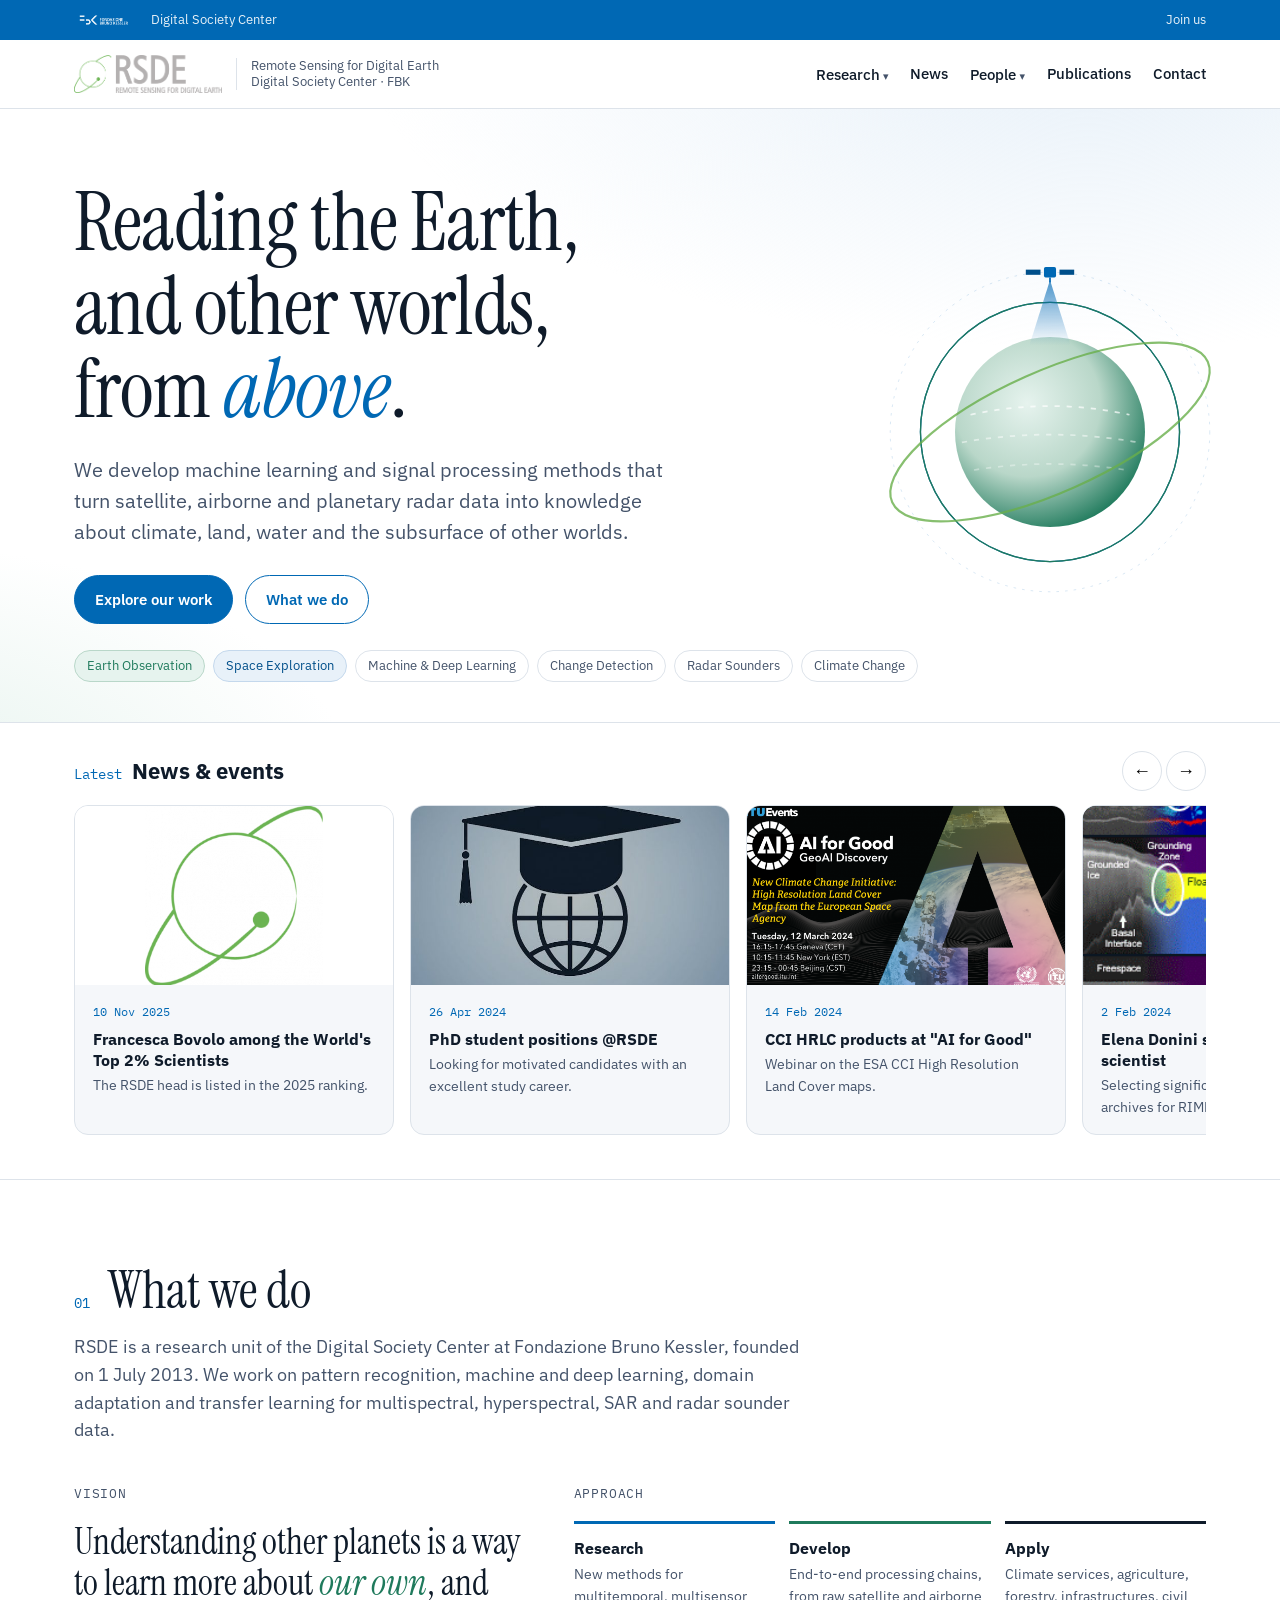
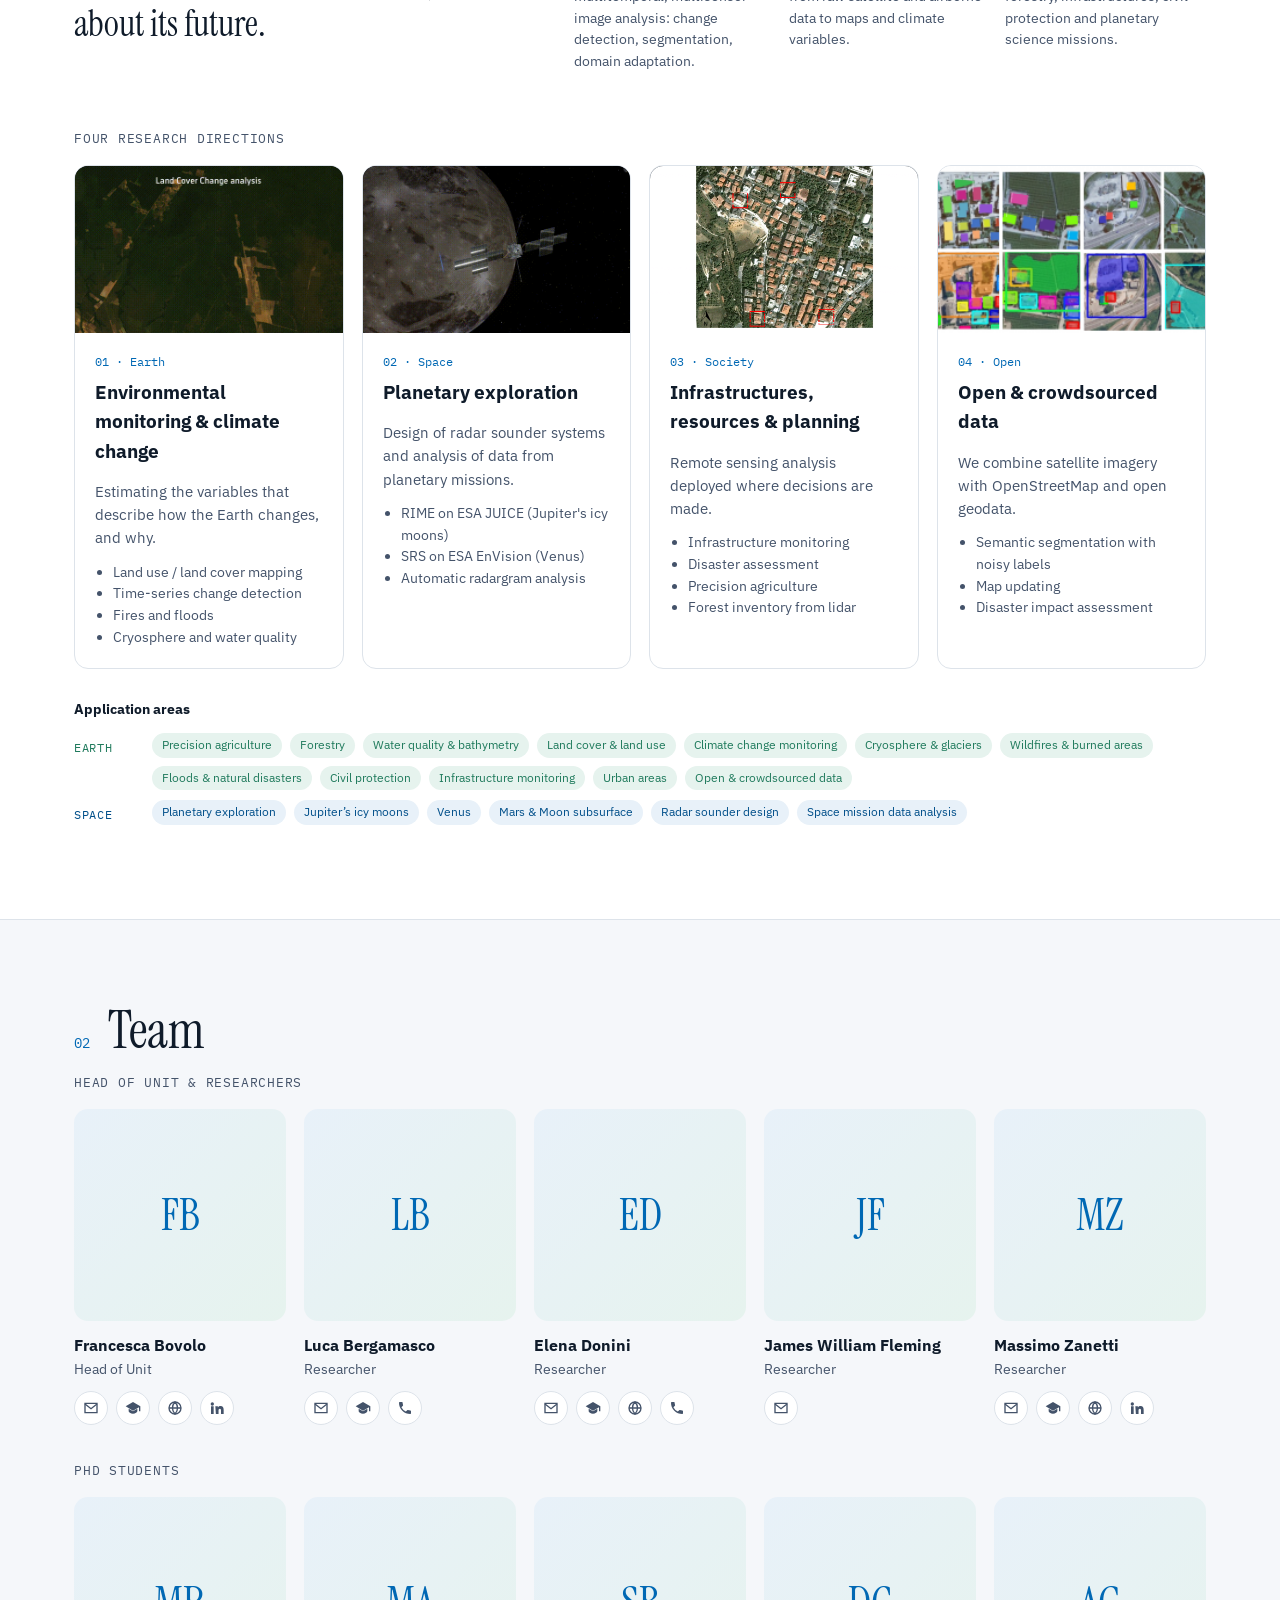
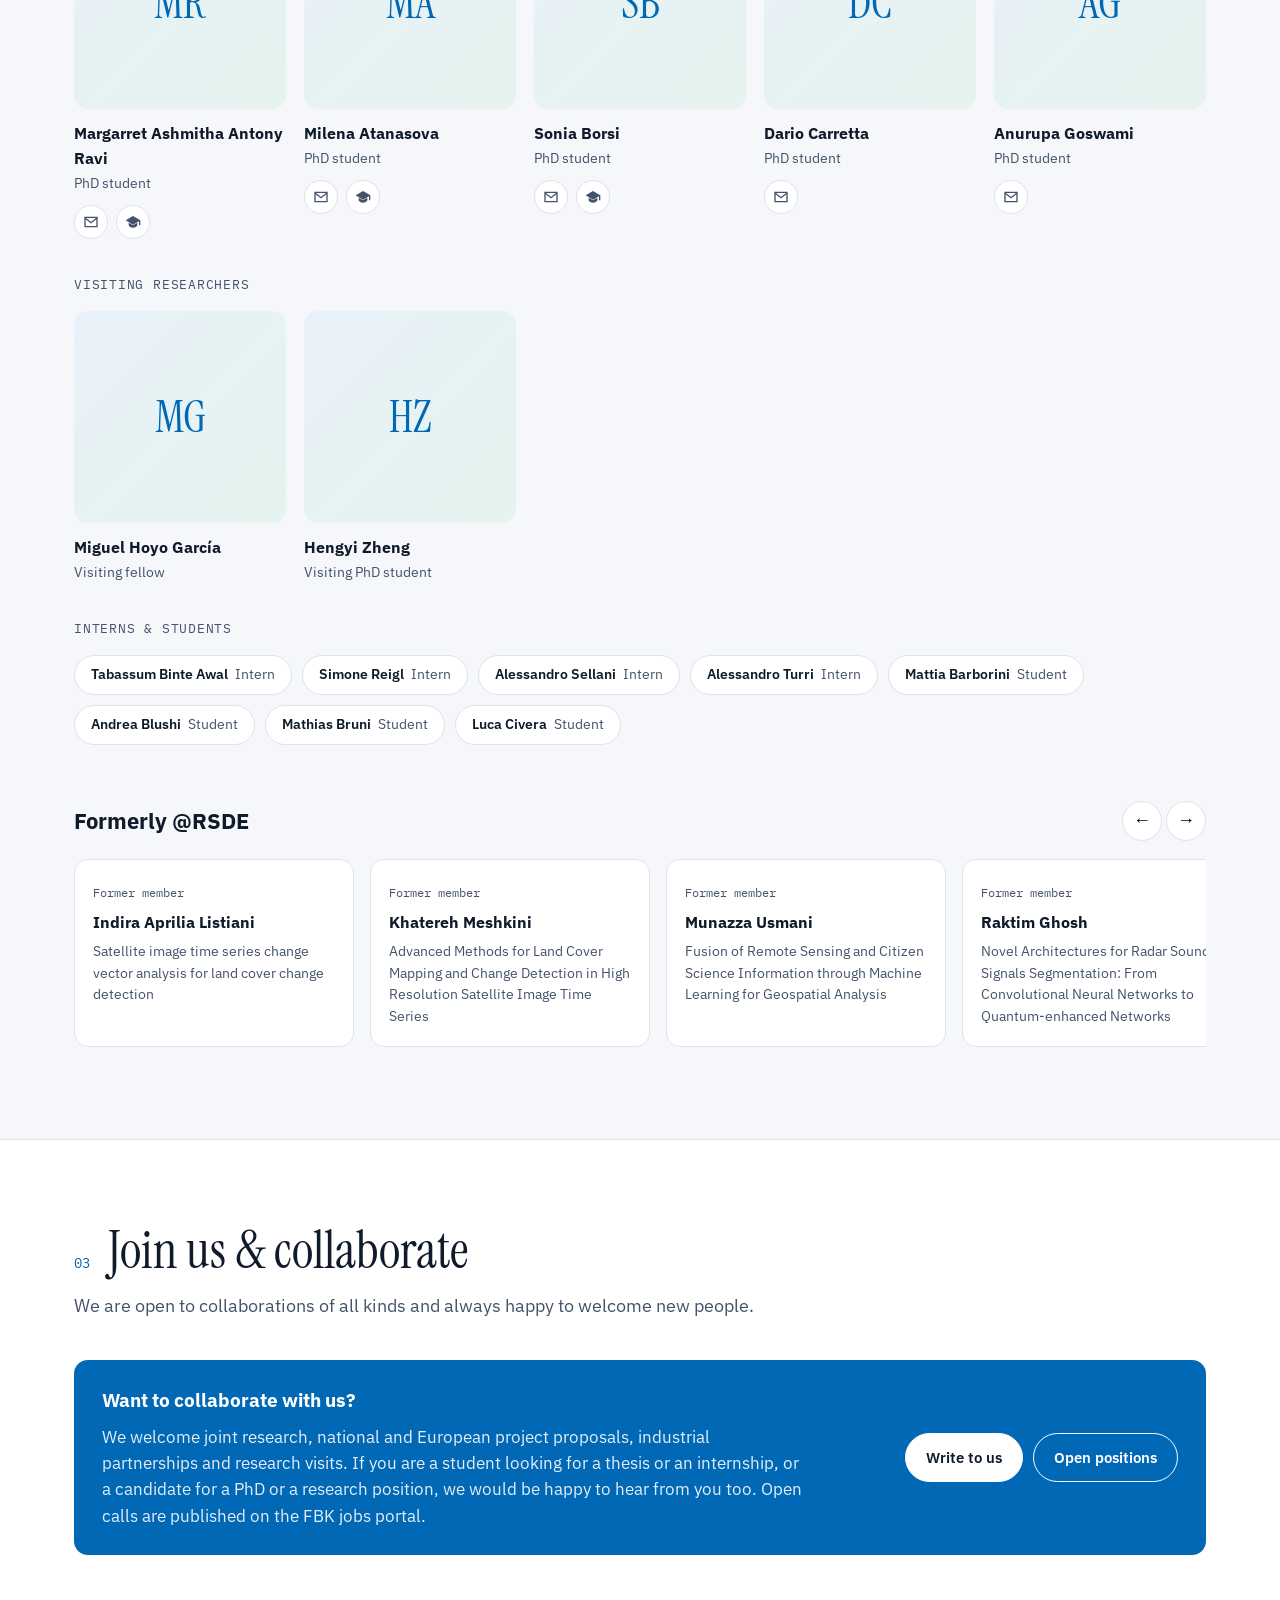
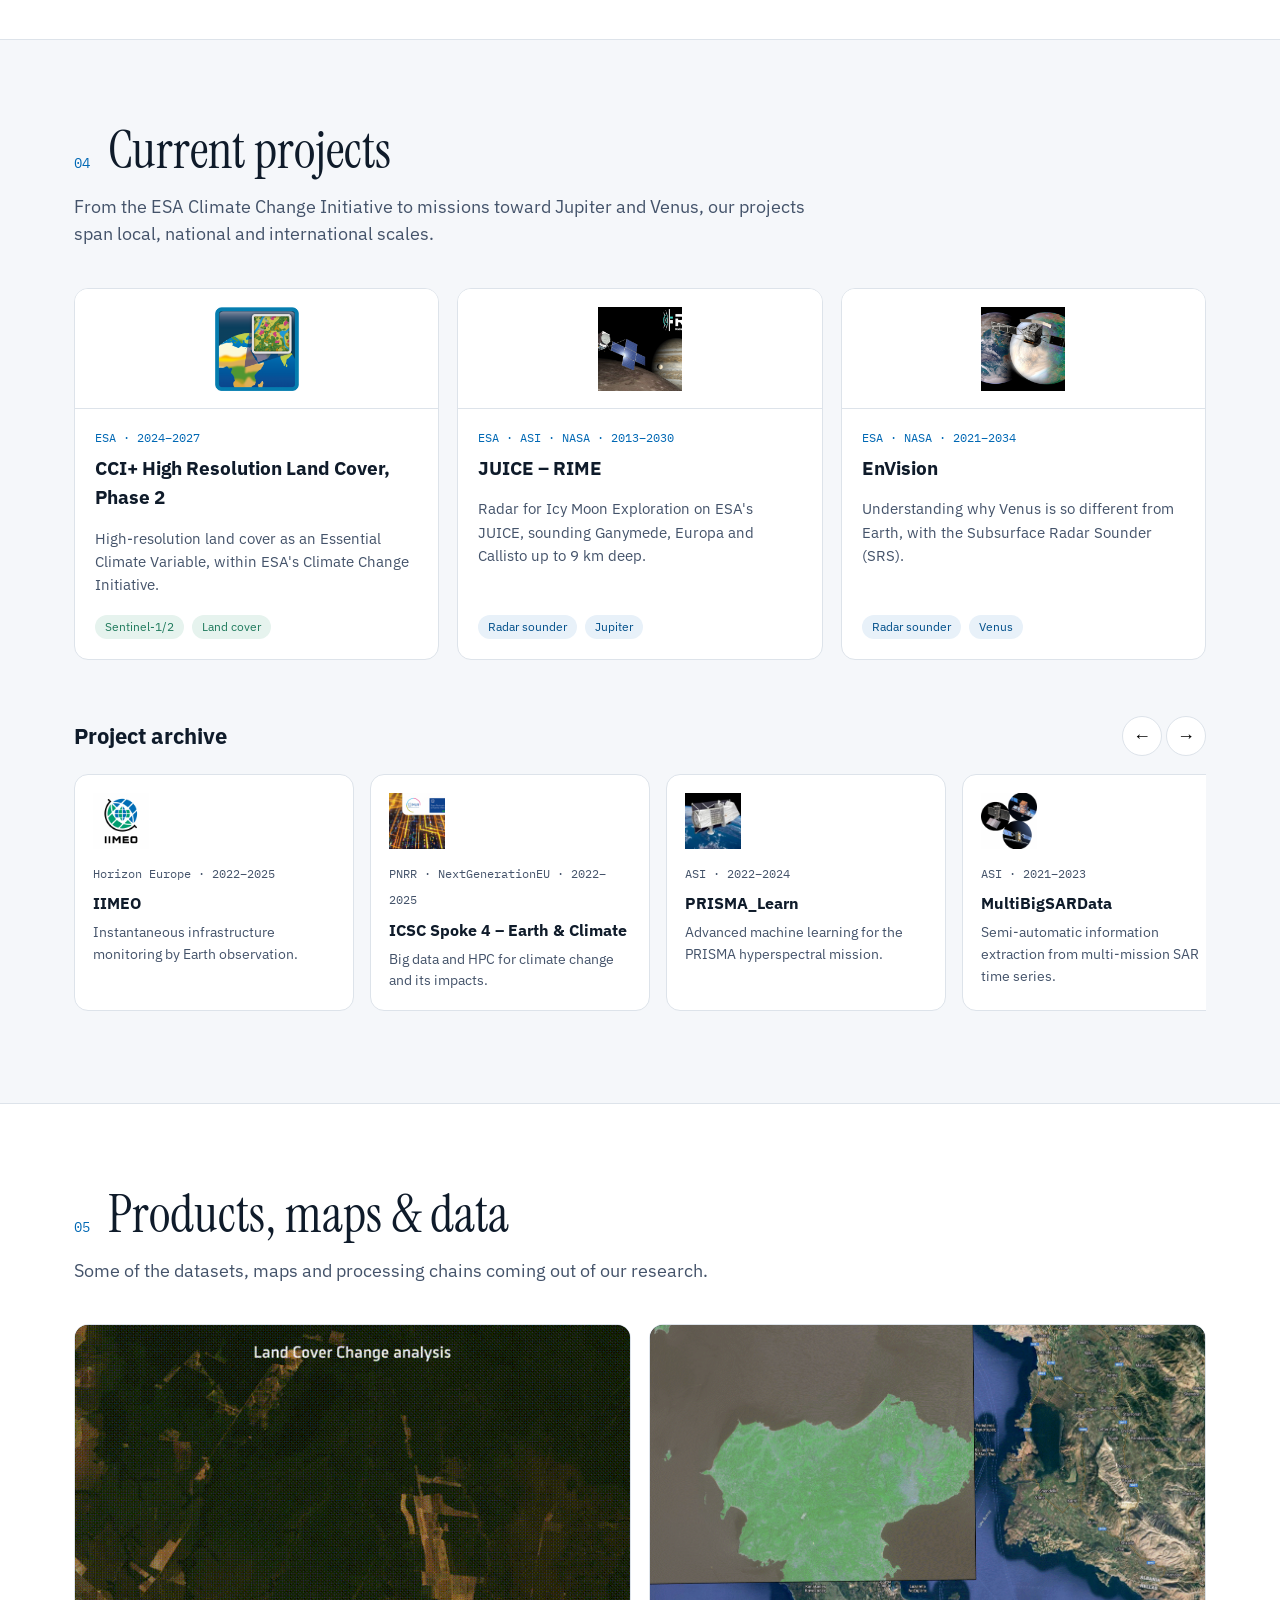
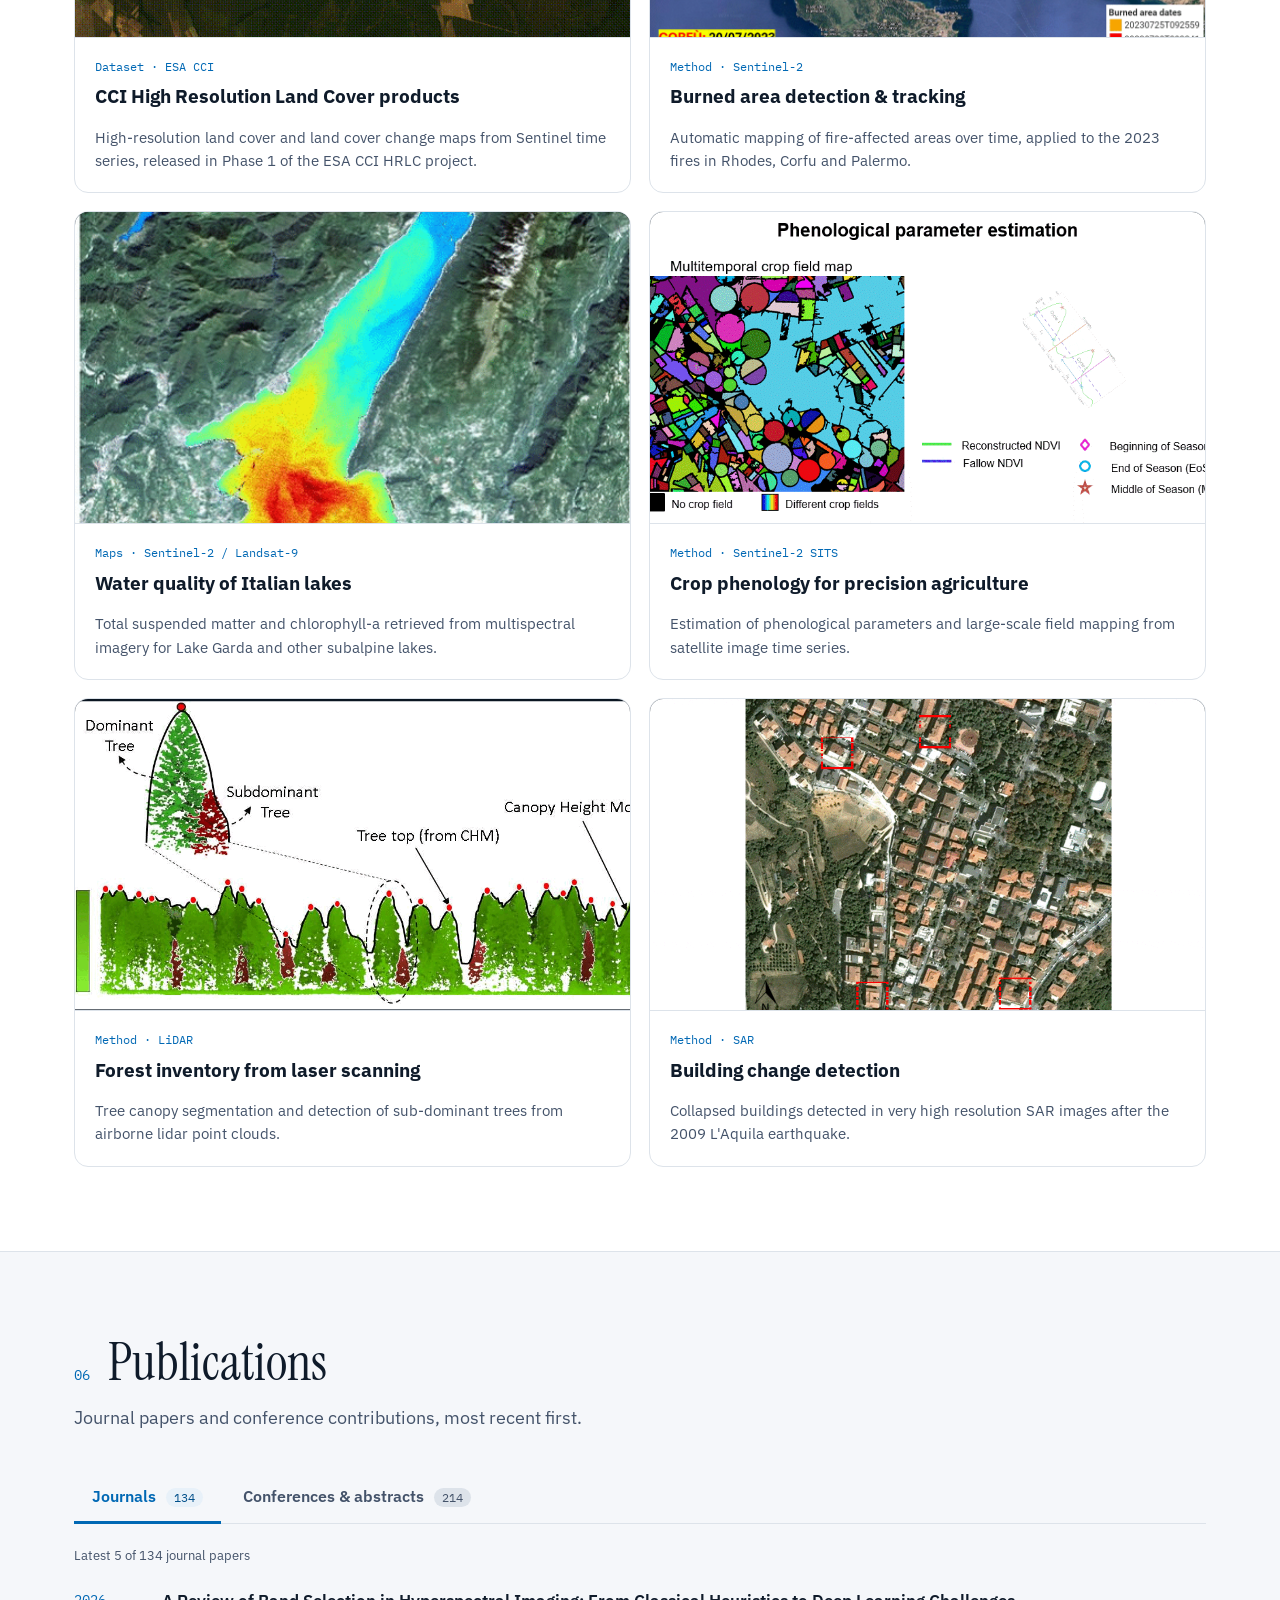
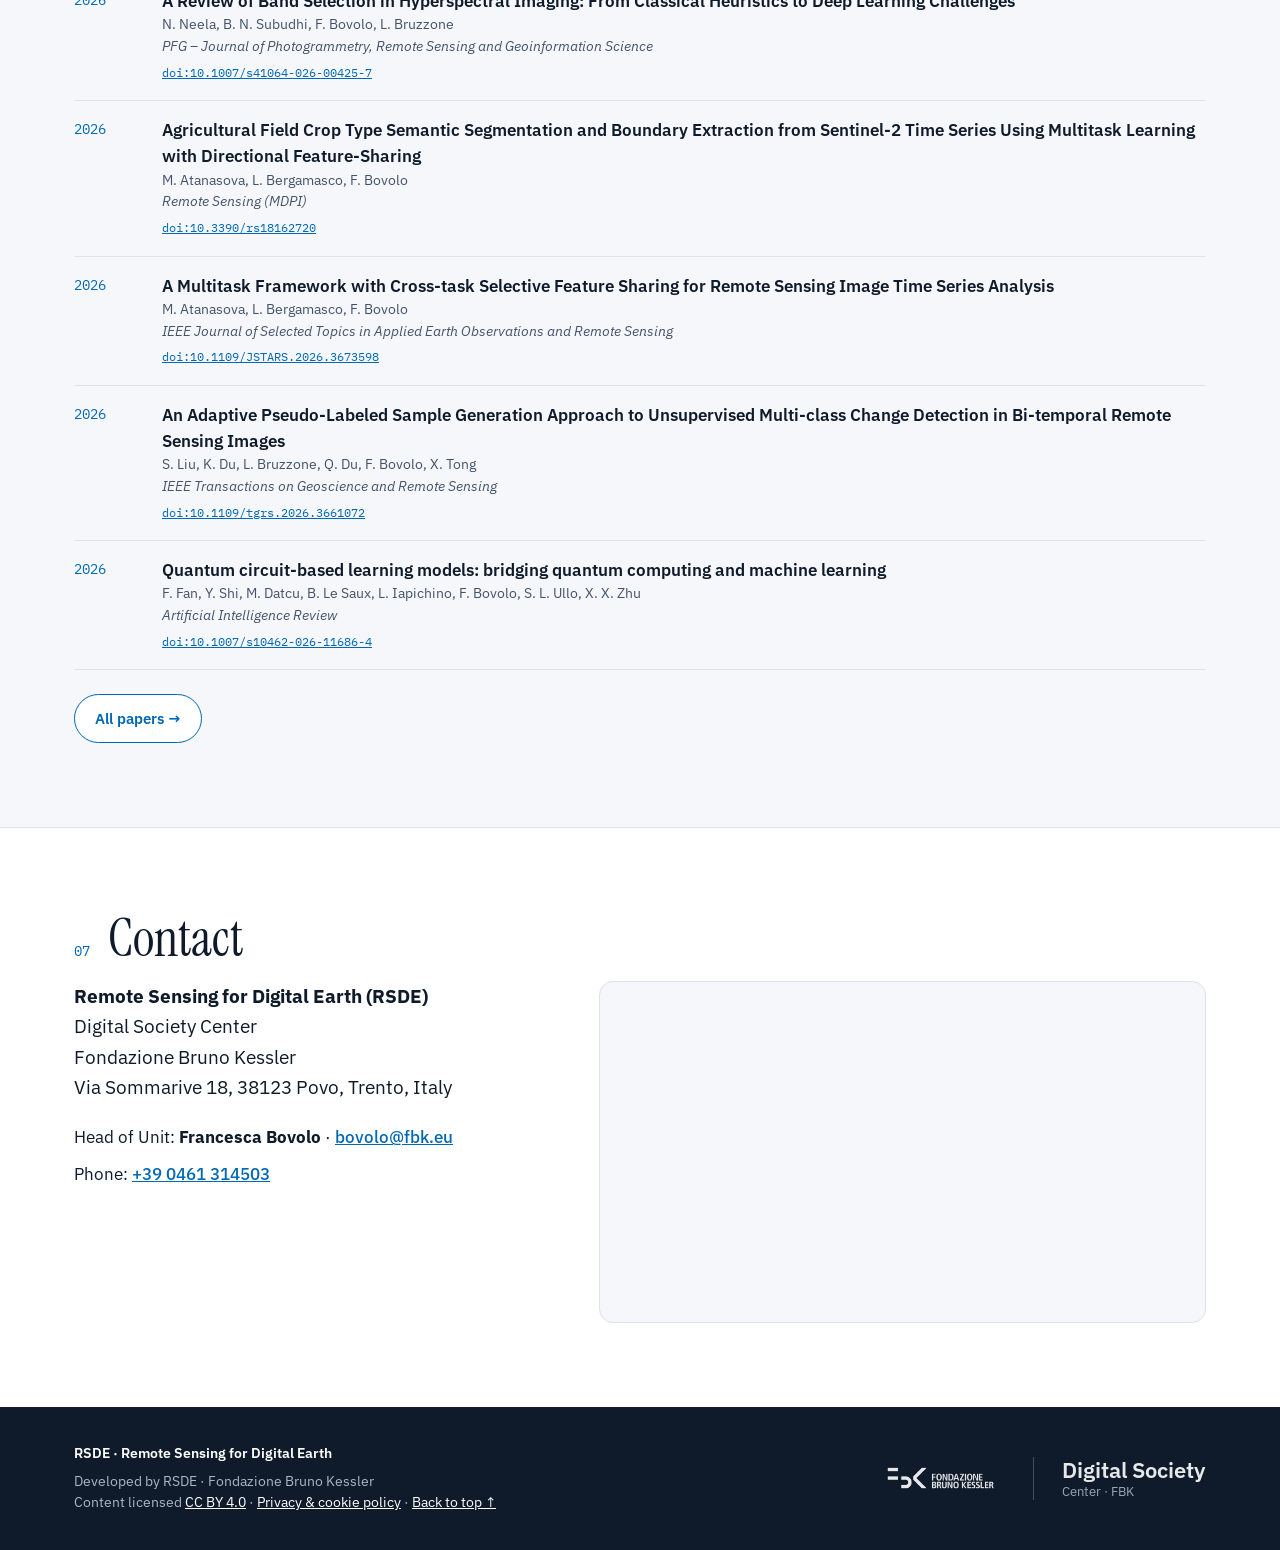
<file: index.html>
<!DOCTYPE html>
<html lang="en">
<head>
<meta charset="utf-8">
<meta name="viewport" content="width=device-width, initial-scale=1">
<title>RSDE · Remote Sensing for Digital Earth · FBK</title>
<meta name="description" content="Remote Sensing for Digital Earth (RSDE) is a research unit of the Digital Society Center at Fondazione Bruno Kessler. We develop methods to analyse remote sensing data for Earth observation and planetary exploration.">
<meta name="theme-color" content="#0068b4">
<link rel="icon" href="img/cropped-RSDE_Planet_colour_transparent-270x270.png">
<link rel="preconnect" href="https://fonts.googleapis.com">
<link rel="preconnect" href="https://fonts.gstatic.com" crossorigin>
<link href="https://fonts.googleapis.com/css2?family=IBM+Plex+Mono:wght@400;500&family=IBM+Plex+Sans:wght@400;500;600&family=Instrument+Serif:ital@0;1&display=swap" rel="stylesheet">
<script>
/* Images are served from ./img/ ; if a file is missing, fall back to the original URL */
window.addEventListener('error',function(e){var t=e.target;
  if(t&&t.tagName==='IMG'&&t.dataset.fallback&&!t.dataset.tried){t.dataset.tried='1';t.src=t.dataset.fallback;}},true);
</script>
<link rel="stylesheet" href="style.css">
<link rel="stylesheet" href="animations.css">
</head>
<body id="top">

<div class="topbar">
  <div class="wrap">
    <a href="https://www.fbk.eu/" title="Fondazione Bruno Kessler"><img src="img/fbk-logo-white.png" data-fallback="https://most.fbk.eu/assets/images/logos/FBK_Logo_Horizontal_white.png" alt="Fondazione Bruno Kessler"></a>
    <a class="hide-s" href="https://digis.fbk.eu/">Digital Society Center</a>
    <div class="right">
      <a class="hide-s" href="#join">Join us</a>
    </div>
  </div>
</div>

<header class="site">
  <div class="wrap">
    <a class="brand" href="#top" title="RSDE home">
      <img src="img/RSDE__Digital-Society_colour.png" data-fallback="https://rsde.fbk.eu/wp-content/uploads/2022/10/RSDE__Digital-Society_colour.png" alt="RSDE · Digital Society · FBK">
      <span>Remote Sensing for Digital Earth<br>Digital Society Center · FBK</span>
    </a>
    <button class="burger" aria-label="Menu" onclick="document.querySelector('nav.main').classList.toggle('open')">☰</button>
    <nav class="main" onclick="if(event.target.tagName==='A')this.classList.remove('open')">
      <div class="dd"><a href="#approach">Research</a>
        <div class="menu"><a href="#approach">What we do</a><a href="#projects">Projects</a><a href="#work">Products & data</a></div>
      </div>
      <a href="#latest">News</a>
      <div class="dd"><a href="#team">People</a>
        <div class="menu"><a href="#team">Team</a><a href="#former">Alumni</a><a href="#join">Join us &amp; collaborate</a></div>
      </div>
      <a href="publications.html">Publications</a>
      <a href="#contact">Contact</a>
    </nav>
  </div>
</header>

<!-- HERO -->
<div class="hero">
  <div class="wrap">
    <h1>Reading the Earth, and other worlds, from <em>above</em>.</h1>
    <p class="lead">We develop machine learning and signal processing methods that turn satellite, airborne and planetary radar data into knowledge about climate, land, water and the subsurface of other worlds.</p>
    <div class="btns">
      <a class="btn primary" href="#work">Explore our work</a>
      <a class="btn ghost" href="#approach">What we do</a>
    </div>
    <div class="tags">
      <span class="tag eo">Earth Observation</span>
      <span class="tag se">Space Exploration</span>
      <span class="tag">Machine & Deep Learning</span>
      <span class="tag">Change Detection</span>
      <span class="tag">Radar Sounders</span>
      <span class="tag">Climate Change</span>
    </div>
  </div>
</div>

<!-- LATEST NEWS (carousel, as in most.fbk.eu) -->
<div class="latest" id="latest">
  <div class="wrap">
    <div class="sub">
      <h3><span class="mono" style="color:var(--blue);font-size:14px;font-weight:400">Latest</span>&nbsp; News & events</h3>
      <div class="arrows"><button aria-label="Previous" data-rail="newsrail" data-dir="-1">←</button> <button aria-label="Next" data-rail="newsrail" data-dir="1">→</button></div>
    </div>
    <div class="rail" id="newsrail"></div>
  </div>
</div>

<!-- 01 APPROACH -->
<section id="approach">
  <div class="wrap">
    <div class="sec-head"><span class="sec-num">01</span><h2>What we do</h2></div>
    <p class="sec-intro">RSDE is a research unit of the Digital Society Center at Fondazione Bruno Kessler, founded on 1 July 2013. We work on pattern recognition, machine and deep learning, domain adaptation and transfer learning for multispectral, hyperspectral, SAR and radar sounder data.</p>

    <div class="vision">
      <div>
        <p class="subhead">Vision</p>
        <blockquote>Understanding other planets is a way to learn more about <em>our own</em>, and about its future.</blockquote>
      </div>
      <div>
        <p class="subhead">Approach</p>
        <div class="steps">
          <div class="step"><b>Research</b><p>New methods for multitemporal, multisensor image analysis: change detection, segmentation, domain adaptation.</p></div>
          <div class="step"><b>Develop</b><p>End-to-end processing chains, from raw satellite and airborne data to maps and climate variables.</p></div>
          <div class="step"><b>Apply</b><p>Climate services, agriculture, forestry, infrastructures, civil protection and planetary science missions.</p></div>
        </div>
      </div>
    </div>

    <p class="subhead">Four research directions</p>
    <div class="grid4">
      <article class="card">
        <div class="thumb"><img loading="lazy" src="img/scene3_amazon_cd_deforestation_v9_0001-1500-ezgif.com-speed.gif" data-fallback="https://rsde.fbk.eu/wp-content/uploads/2024/03/scene3_amazon_cd_deforestation_v9_0001-1500-ezgif.com-speed.gif" alt=""></div>
        <div class="body">
          <span class="k">01 · Earth</span>
          <h3>Environmental monitoring & climate change</h3>
          <p>Estimating the variables that describe how the Earth changes, and why.</p>
          <ul><li>Land use / land cover mapping</li><li>Time-series change detection</li><li>Fires and floods</li><li>Cryosphere and water quality</li></ul>
        </div>
      </article>
      <article class="card">
        <div class="thumb"><img loading="lazy" src="img/RIME2023_scene002logounitn_cut.gif" data-fallback="https://rsde.fbk.eu/wp-content/uploads/2024/03/RIME2023_scene002logounitn_cut.gif" alt=""></div>
        <div class="body">
          <span class="k">02 · Space</span>
          <h3>Planetary exploration</h3>
          <p>Design of radar sounder systems and analysis of data from planetary missions.</p>
          <ul><li>RIME on ESA JUICE (Jupiter's icy moons)</li><li>SRS on ESA EnVision (Venus)</li><li>Automatic radargram analysis</li></ul>
        </div>
      </article>
      <article class="card">
        <div class="thumb"><img loading="lazy" src="img/building_CD_crop_compressed.gif" data-fallback="https://rsde.fbk.eu/wp-content/uploads/2024/04/building_CD_crop_compressed.gif" alt=""></div>
        <div class="body">
          <span class="k">03 · Society</span>
          <h3>Infrastructures, resources & planning</h3>
          <p>Remote sensing analysis deployed where decisions are made.</p>
          <ul><li>Infrastructure monitoring</li><li>Disaster assessment</li><li>Precision agriculture</li><li>Forest inventory from lidar</li></ul>
        </div>
      </article>
      <article class="card">
        <div class="thumb"><img loading="lazy" src="img/Building-Segmentaion-300x144.png" data-fallback="https://rsde.fbk.eu/wp-content/uploads/2024/03/Building-Segmentaion-300x144.png" alt=""></div>
        <div class="body">
          <span class="k">04 · Open</span>
          <h3>Open & crowdsourced data</h3>
          <p>We combine satellite imagery with OpenStreetMap and open geodata.</p>
          <ul><li>Semantic segmentation with noisy labels</li><li>Map updating</li><li>Disaster impact assessment</li></ul>
        </div>
      </article>
    </div>

    <div class="apps">
      <strong>Application areas</strong>
      <div class="approw"><span class="appk g">Earth</span><div class="apppills"><span class="pill g">Precision agriculture</span><span class="pill g">Forestry</span><span class="pill g">Water quality &amp; bathymetry</span><span class="pill g">Land cover &amp; land use</span><span class="pill g">Climate change monitoring</span><span class="pill g">Cryosphere &amp; glaciers</span><span class="pill g">Wildfires &amp; burned areas</span><span class="pill g">Floods &amp; natural disasters</span><span class="pill g">Civil protection</span><span class="pill g">Infrastructure monitoring</span><span class="pill g">Urban areas</span><span class="pill g">Open &amp; crowdsourced data</span></div></div>
      <div class="approw"><span class="appk">Space</span><div class="apppills"><span class="pill">Planetary exploration</span><span class="pill">Jupiter’s icy moons</span><span class="pill">Venus</span><span class="pill">Mars &amp; Moon subsurface</span><span class="pill">Radar sounder design</span><span class="pill">Space mission data analysis</span></div></div>
    </div>
  </div>
</section>

<!-- 02 TEAM -->
<section id="team" class="alt">
  <div class="wrap">
    <div class="sec-head"><span class="sec-num">02</span><h2>Team</h2></div>
    <div id="people"></div>

    <div class="sub">
      <h3>Formerly @RSDE</h3>
      <div class="arrows"><button aria-label="Previous" data-rail="former" data-dir="-1">←</button> <button aria-label="Next" data-rail="former" data-dir="1">→</button></div>
    </div>
    <div class="rail" id="former"></div>
  </div>
</section>

<!-- 03 JOIN US (open positions / internships, as in most.fbk.eu) -->
<section id="join">
  <div class="wrap">
    <div class="sec-head"><span class="sec-num">03</span><h2>Join us &amp; collaborate</h2></div>
    <p class="sec-intro">We are open to collaborations of all kinds and always happy to welcome new people.</p>
    <div class="callout" style="background:var(--blue);margin-top:0">
      <div>
        <h3>Want to collaborate with us?</h3>
        <p style="color:#e3eef8">We welcome joint research, national and European project proposals, industrial partnerships and research visits. If you are a student looking for a thesis or an internship, or a candidate for a PhD or a research position, we would be happy to hear from you too. Open calls are published on the FBK jobs portal.</p>
      </div>
      <div style="display:flex;gap:10px;flex-wrap:wrap">
        <a class="btn" href="mailto:bovolo@fbk.eu">Write to us</a>
        <a class="btn" href="https://jobs.fbk.eu/" style="background:transparent;color:#fff">Open positions</a>
      </div>
    </div>
  </div>
</section>

<!-- 04 PROJECTS -->
<section id="projects" class="alt">
  <div class="wrap">
    <div class="sec-head"><span class="sec-num">04</span><h2>Current projects</h2></div>
    <p class="sec-intro">From the ESA Climate Change Initiative to missions toward Jupiter and Venus, our projects span local, national and international scales.</p>

    <div class="grid3">
      <div class="card">
        <div class="proj-logo"><img loading="lazy" src="img/cci_HR_land_cover_logo-150x150.png" data-fallback="https://rsde.fbk.eu/wp-content/uploads/2018/11/cci_HR_land_cover_logo-150x150.png" alt="CCI HRLC"></div>
        <div class="body">
          <span class="k">ESA · 2024–2027</span>
          <h3>CCI+ High Resolution Land Cover, Phase 2</h3>
          <p>High-resolution land cover as an Essential Climate Variable, within ESA's Climate Change Initiative.</p>
          <div class="meta"><span class="pill g">Sentinel-1/2</span><span class="pill g">Land cover</span></div>
        </div>
      </div>
      <div class="card">
        <div class="proj-logo"><img loading="lazy" src="img/RIME-150x150.png" data-fallback="https://rsde.fbk.eu/wp-content/uploads/2023/03/RIME-150x150.png" alt="RIME"></div>
        <div class="body">
          <span class="k">ESA · ASI · NASA · 2013–2030</span>
          <h3>JUICE – RIME</h3>
          <p>Radar for Icy Moon Exploration on ESA's JUICE, sounding Ganymede, Europa and Callisto up to 9 km deep.</p>
          <div class="meta"><span class="pill">Radar sounder</span><span class="pill">Jupiter</span></div>
        </div>
      </div>
      <div class="card">
        <div class="proj-logo"><img loading="lazy" src="img/ENVISION-150x150.png" data-fallback="https://rsde.fbk.eu/wp-content/uploads/2023/03/ENVISION-150x150.png" alt="EnVision"></div>
        <div class="body">
          <span class="k">ESA · NASA · 2021–2034</span>
          <h3>EnVision</h3>
          <p>Understanding why Venus is so different from Earth, with the Subsurface Radar Sounder (SRS).</p>
          <div class="meta"><span class="pill">Radar sounder</span><span class="pill">Venus</span></div>
        </div>
      </div>
    </div>

    <div class="sub">
      <h3>Project archive</h3>
      <div class="arrows"><button aria-label="Previous" data-rail="arch" data-dir="-1">←</button> <button aria-label="Next" data-rail="arch" data-dir="1">→</button></div>
    </div>
    <div class="rail" id="arch">
      <div class="mini"><div class="mlogo"><img loading="lazy" src="img/IIMEO_Logo_rgb-150x150.png" data-fallback="https://rsde.fbk.eu/wp-content/uploads/2022/12/IIMEO_Logo_rgb-150x150.png" alt=""></div><span class="k">Horizon Europe · 2022–2025</span><h4>IIMEO</h4><p>Instantaneous infrastructure monitoring by Earth observation.</p></div>
      <div class="mini"><div class="mlogo"><img loading="lazy" src="img/pnrr-150x150.png" data-fallback="https://rsde.fbk.eu/wp-content/uploads/2023/01/pnrr-150x150.png" alt=""></div><span class="k">PNRR · NextGenerationEU · 2022–2025</span><h4>ICSC Spoke 4 – Earth & Climate</h4><p>Big data and HPC for climate change and its impacts.</p></div>
      <div class="mini"><div class="mlogo"><img loading="lazy" src="img/prisma_2-300x210-1-150x150.jpg" data-fallback="https://rsde.fbk.eu/wp-content/uploads/2023/01/prisma_2-300x210-1-150x150.jpg" alt=""></div><span class="k">ASI · 2022–2024</span><h4>PRISMA_Learn</h4><p>Advanced machine learning for the PRISMA hyperspectral mission.</p></div>
      <div class="mini"><div class="mlogo"><img loading="lazy" src="img/multibigsardata-150x150.png" data-fallback="https://rsde.fbk.eu/wp-content/uploads/2023/01/multibigsardata-150x150.png" alt=""></div><span class="k">ASI · 2021–2023</span><h4>MultiBigSARData</h4><p>Semi-automatic information extraction from multi-mission SAR time series.</p></div>
      <div class="mini"><div class="mlogo"><img loading="lazy" src="img/cci_HR_land_cover_logo-150x150.png" data-fallback="https://rsde.fbk.eu/wp-content/uploads/2018/11/cci_HR_land_cover_logo-150x150.png" alt=""></div><span class="k">ESA · 2018–2021</span><h4>CCI+ HRLC Phase 1</h4><p>First phase of the High Resolution Land Cover ECV.</p></div>
      <div class="mini"><div class="mlogo"><img loading="lazy" src="img/Sentinel-2_mission_logo_pillars-1024x1024-1-150x150.jpg" data-fallback="https://rsde.fbk.eu/wp-content/uploads/2023/01/Sentinel-2_mission_logo_pillars-1024x1024-1-150x150.jpg" alt=""></div><span class="k">ESA · 2018–2020</span><h4>S2-4Sci Land & Water</h4><p>Multitemporal analysis of land and water with Sentinel-2.</p></div>
      <div class="mini"><div class="mlogo"><img loading="lazy" src="img/stratuslogo-150x118.jpeg" data-fallback="https://rsde.fbk.eu/wp-content/uploads/2023/01/stratuslogo-150x118.jpeg" alt=""></div><span class="k">ASI · 2016–2018</span><h4>STRATUS</h4><p>Satellite radar sounder for Earth sub-surface sensing.</p></div>
      <div class="mini"><div class="mlogo"><img loading="lazy" src="img/logo_euregio-150x109.png" data-fallback="https://rsde.fbk.eu/wp-content/uploads/2023/01/logo_euregio-150x109.png" alt=""></div><span class="k">Euregio · 2016–2019</span><h4>CRYOMON-SciPro</h4><p>Interregional network on cryosphere science.</p></div>
      <div class="mini"><div class="mlogo"><img loading="lazy" src="img/ita-india-2-150x150.png" data-fallback="https://rsde.fbk.eu/wp-content/uploads/2023/01/ita-india-2-150x150.png" alt=""></div><span class="k">2015–2019</span><h4>ITPAR Phase 3</h4><p>India–Trento Program for Advanced Research: optical and SAR analysis.</p></div>
      <div class="mini"><div class="mlogo"><img loading="lazy" src="img/25to_ts-150x150.png" data-fallback="https://rsde.fbk.eu/wp-content/uploads/2023/01/25to_ts-150x150.png" alt=""></div><span class="k">ESA · 2013–2015</span><h4>ATS4S</h4><p>Snow properties in the Alps from ASAR time series.</p></div>
    </div>
  </div>
</section>

<!-- 05 WORK -->
<section id="work">
  <div class="wrap">
    <div class="sec-head"><span class="sec-num">05</span><h2>Products, maps & data</h2></div>
    <p class="sec-intro">Some of the datasets, maps and processing chains coming out of our research.</p>
    <div class="grid2">
      <div class="card">
        <div class="thumb"><img loading="lazy" src="img/scene3_amazon_cd_deforestation_v9_0001-1500-ezgif.com-speed.gif" data-fallback="https://rsde.fbk.eu/wp-content/uploads/2024/03/scene3_amazon_cd_deforestation_v9_0001-1500-ezgif.com-speed.gif" alt=""></div>
        <div class="body"><span class="k">Dataset · ESA CCI</span><h3>CCI High Resolution Land Cover products</h3><p>High-resolution land cover and land cover change maps from Sentinel time series, released in Phase 1 of the ESA CCI HRLC project.</p></div>
      </div>
      <div class="card">
        <div class="thumb"><img loading="lazy" src="img/burned_area_trk.gif" data-fallback="https://rsde.fbk.eu/wp-content/uploads/2024/04/burned_area_trk.gif" alt=""></div>
        <div class="body"><span class="k">Method · Sentinel-2</span><h3>Burned area detection & tracking</h3><p>Automatic mapping of fire-affected areas over time, applied to the 2023 fires in Rhodes, Corfu and Palermo.</p></div>
      </div>
      <div class="card">
        <div class="thumb"><img loading="lazy" src="img/3lakes_TSM_only_maps.gif" data-fallback="https://rsde.fbk.eu/wp-content/uploads/2024/03/3lakes_TSM_only_maps.gif" alt=""></div>
        <div class="body"><span class="k">Maps · Sentinel-2 / Landsat-9</span><h3>Water quality of Italian lakes</h3><p>Total suspended matter and chlorophyll-a retrieved from multispectral imagery for Lake Garda and other subalpine lakes.</p></div>
      </div>
      <div class="card">
        <div class="thumb"><img loading="lazy" src="img/agricolture_crop.gif" data-fallback="https://rsde.fbk.eu/wp-content/uploads/2024/04/agricolture_crop.gif" alt=""></div>
        <div class="body"><span class="k">Method · Sentinel-2 SITS</span><h3>Crop phenology for precision agriculture</h3><p>Estimation of phenological parameters and large-scale field mapping from satellite image time series.</p></div>
      </div>
      <div class="card">
        <div class="thumb"><img loading="lazy" src="img/forestry.gif" data-fallback="https://rsde.fbk.eu/wp-content/uploads/2024/03/forestry.gif" alt=""></div>
        <div class="body"><span class="k">Method · LiDAR</span><h3>Forest inventory from laser scanning</h3><p>Tree canopy segmentation and detection of sub-dominant trees from airborne lidar point clouds.</p></div>
      </div>
      <div class="card">
        <div class="thumb"><img loading="lazy" src="img/building_CD_crop_compressed.gif" data-fallback="https://rsde.fbk.eu/wp-content/uploads/2024/04/building_CD_crop_compressed.gif" alt=""></div>
        <div class="body"><span class="k">Method · SAR</span><h3>Building change detection</h3><p>Collapsed buildings detected in very high resolution SAR images after the 2009 L'Aquila earthquake.</p></div>
      </div>
    </div>
  </div>
</section>

<!-- 06 PUBLICATIONS -->
<section id="publications" class="alt">
  <div class="wrap">
    <div class="sec-head"><span class="sec-num">06</span><h2>Publications</h2></div>
    <p class="sec-intro">Journal papers and conference contributions, most recent first.</p>
    <div class="ptabs" role="tablist">
      <button class="ptab on" role="tab" data-k="j">Journals <span id="nj"></span></button>
      <button class="ptab" role="tab" data-k="c">Conferences &amp; abstracts <span id="nc"></span></button>
    </div>
    <p class="count" id="count"></p>
    <ol class="pubs" id="pubs"></ol>
    <div style="margin-top:24px"><a class="btn ghost" id="pubtoggle" href="publications.html">All papers →</a></div>
  </div>
</section>

<!-- 07 CONTACT -->
<section id="contact">
  <div class="wrap">
    <div class="sec-head"><span class="sec-num">07</span><h2>Contact</h2></div>
    <div class="contact">
      <div>
        <address>
          <strong>Remote Sensing for Digital Earth (RSDE)</strong><br>
          Digital Society Center<br>
          Fondazione Bruno Kessler<br>
          Via Sommarive 18, 38123 Povo, Trento, Italy
        </address>
        <div class="links">
          <span>Head of Unit: <strong>Francesca Bovolo</strong> · <a href="mailto:bovolo@fbk.eu">bovolo@fbk.eu</a></span>
          <span>Phone: <a href="tel:+390461314503">+39 0461 314503</a></span>
        </div>
      </div>
      <div class="cmap">
        <iframe title="Map: Fondazione Bruno Kessler, Via Sommarive 18, Povo (Trento)" loading="lazy" referrerpolicy="no-referrer-when-downgrade" allowfullscreen
          src="https://www.google.com/maps?q=Fondazione+Bruno+Kessler,+Via+Sommarive+18,+38123+Povo+TN,+Italy&amp;z=15&amp;output=embed"></iframe>
      </div>
    </div>
  </div>
</section>

<dialog id="newsdlg" class="ndlg" aria-label="News">
  <button class="pclose" aria-label="Close">×</button>
  <div class="nbody"></div>
</dialog>

<dialog id="profile" aria-label="Team member profile">
  <button class="pclose" aria-label="Close">×</button>
  <div class="pbody"></div>
</dialog>

<footer>
  <div class="wrap">
    <div>
      <div style="color:#fff;font-weight:600;margin-bottom:6px">RSDE · Remote Sensing for Digital Earth</div>
      Developed by RSDE · Fondazione Bruno Kessler<br>
      Content licensed <a href="https://creativecommons.org/licenses/by/4.0/">CC BY 4.0</a> · <a href="https://www.fbk.eu/en/privacy-cookies-policy/">Privacy & cookie policy</a> · <a href="#top">Back to top ↑</a>
    </div>
    <div class="flinks">
      <a href="https://www.fbk.eu/" class="fl"><img src="img/fbk-logo-white.png" data-fallback="https://most.fbk.eu/assets/images/logos/FBK_Logo_Horizontal_white.png" alt="Fondazione Bruno Kessler"></a>
      <a href="https://digis.fbk.eu/" class="fl ft"><span>Digital Society</span><small>Center · FBK</small></a>
    </div>
  </div>
</footer>

<script src="publications-data.js"></script>
<script>
/* ---------- DATA: edit here ---------- */
const PEOPLE = [
  /* For each person:
     g: staff | phd | visiting | interns
     u: FBK username for the photo (optional, otherwise initials)
     bio: short biography (optional)
     links: any of { email, scholar, website, linkedin, orcid, github } (only the ones filled in are shown) */
  {n:"Francesca Bovolo", r:"Head of Unit", g:"staff", u:"bovolo",
   bio:"Francesca Bovolo received the B.S. (2001) and M.S. (summa cum laude, 2003) degrees in telecommunication engineering and the Ph.D. in Communication and Information Technologies (2006) from the University of Trento, where she was a research fellow until June 2013. Since July 2013 she has been the founder and head of the Remote Sensing for Digital Earth unit at Fondazione Bruno Kessler. Her research covers remote sensing image processing, signal processing and pattern recognition, in particular multitemporal image analysis, change detection in multispectral, hyperspectral and SAR images, time series analysis, domain adaptation, LiDAR and radar sounder systems. She is a Co-Investigator and instrument manager of the RIME radar on ESA's JUICE mission and of the Subsurface Radar Sounder on ESA's EnVision mission. She won first place in the Student Prize Paper Competition at IEEE IGARSS 2006, has been associate editor of IEEE JSTARS and of the SPIE Journal of Applied Remote Sensing, guest editor of special issues of IEEE TGRS and MDPI Remote Sensing, publication chair of IGARSS 2015 and technical chair of MultiTemp 2011, and has co-chaired the SPIE conference on Image and Signal Processing for Remote Sensing since 2014. In 2025 she was included in the World's Top 2% Scientists ranking.",
   links:{email:"bovolo@fbk.eu", phone:"+39 0461 314503", scholar:"https://scholar.google.com/citations?user=40YiUvoAAAAJ", website:"https://sites.google.com/view/francesca-bovolo", linkedin:"https://it.linkedin.com/pub/francesca-bovolo/a/928/857", researchgate:"https://www.researchgate.net/profile/Francesca_Bovolo", orcid:"0000-0003-3104-7656"}},
  {n:"Luca Bergamasco", r:"Researcher", g:"staff", u:"lbergamasco",
   bio:"Luca Bergamasco received the B.Sc. in electronics and telecommunication engineering (2016), the M.Sc. in information and communication engineering (2018) and the Ph.D. in information and communication technologies (cum laude, 2022) from the University of Trento. He is a researcher at RSDE, working on machine learning and deep learning for remote sensing: multitemporal image analysis, change detection in multispectral, hyperspectral, SAR and multimodal data, time series analysis and domain adaptation. His Master's and PhD theses were among the three best Italian theses in geoscience and remote sensing (2019 and 2023, Frank Marzano award) according to the IEEE GRSS Italy Chapter.",
   links:{email:"lbergamasco@fbk.eu", phone:"+39 0461 314554", scholar:"https://scholar.google.com/citations?user=wsMsL2YAAAAJ", orcid:"0000-0001-7815-9001"}},
  {n:"Elena Donini", r:"Researcher", g:"staff", u:"edonini",
   bio:"Elena Donini received the B.Sc. degree in Electronics and Telecommunications Engineering, the M.Sc. degree in Telecommunications Engineering (cum laude), and the Ph.D. in Information and Communication Technologies (cum laude) from the University of Trento, Italy, in 2015, 2017, and 2021, respectively. She is the recipient of the prizes for the 2022 Best Italian Ph.D. Thesis and 2018 Best Italian Master Thesis in remote sensing awarded by the Italian Chapter of the IEEE Geoscience and Remote Sensing Society. She is currently a postdoctoral researcher at the Remote Sensing Laboratory of the University of Trento and the Remote Sensing for Digital Earth Unit of the Fondazione Bruno Kessler, Trento, Italy. Her research interests are related to the automatic analysis of radar sounder data for Earth observation and planetary exploration. She is a referee for several journals, including the IEEE Transactions on Geoscience and Remote Sensing and the Astronomy & Astrophysics journals.",
   links:{email:"edonini@fbk.eu", phone:"+39 0461 314554", scholar:"https://scholar.google.com/citations?user=KHVBKA0AAAAJ", website:"https://elenadonini.github.io/", orcid:"0000-0002-6690-0250"}},
  {n:"James William Fleming", r:"Researcher", g:"staff", u:"jfleming", links:{email:"jfleming@fbk.eu"}},
  {n:"Massimo Zanetti", r:"Researcher", g:"staff", u:"mazanetti",
   bio:"Massimo Zanetti received the M.S. in Mathematics (summa cum laude) from the University of Ferrara and the Ph.D. (cum laude) in Communication and Information Technologies from the University of Trento; his thesis was awarded best thesis of the year by GTTI and by the IEEE GRSS Italy Chapter. He is a researcher at RSDE. His research covers image analysis in a wide sense: change detection in multispectral and hyperspectral images, time series analysis, variational methods for segmentation and numerical optimization, with applications such as burned area detection. He has contributed to projects with ESA and the Italian Ministry of Education.",
   links:{email:"mazanetti@fbk.eu", phone:"+39 0461 314392", scholar:"https://scholar.google.com/citations?user=Wlew9qQAAAAJ", website:"http://massimozanetti.altervista.org/", linkedin:"https://www.linkedin.com/in/massimo-zanetti-68a733165/", researchgate:"https://www.researchgate.net/profile/Massimo_Zanetti", orcid:"0000-0002-9476-388X"}},
  {n:"Margarret Ashmitha Antony Ravi", r:"PhD student", g:"phd", u:"mantonyravi",
   bio:"Margarret Ashmitha Antony Ravi received the B.E. in Geoinformatics from the College of Engineering Guindy, Anna University, India (2020), and the M.Sc. in Geoinformation Science and Earth Observation from the University of Twente (ITC), the Netherlands (2022), in a joint programme with the Indian Institute of Remote Sensing (ISRO), Dehradun. Before joining RSDE she was a research fellow at IIT Hyderabad. She is a PhD student with the Remote Sensing Laboratory of the University of Trento and RSDE, working on geospatial artificial intelligence, explainability, self-supervised learning and multispectral, multitemporal remote sensing.",
   links:{email:"mantonyravi@fbk.eu", scholar:"https://scholar.google.com/citations?user=1jmyQ-UAAAAJ"}},
  {n:"Milena Atanasova", r:"PhD student", g:"phd", u:"matanasova",
   bio:"Milena Atanasova received the Bachelor's degree in Business and Economics (cum laude) from the University of Bologna in 2020, with one year at McGill University, and the Master's degree in Data Science (cum laude) from the University of Trento in 2023. She is a PhD student working on artificial intelligence for remote sensing time series, with a focus on deep learning and multitask learning for multitemporal multispectral and hyperspectral data. She received a Best Poster Award at the IEEE GRSS IADF Summer School on Computer Vision for Earth Observation.",
   links:{email:"matanasova@fbk.eu", scholar:"https://scholar.google.com/citations?user=jfM3jKgAAAAJ"}},
  {n:"Sonia Borsi", r:"PhD student", g:"phd", u:"sborsi",
   bio:"Sonia Borsi received the Master's degree in Data Science (cum laude) from the University of Trento, including an exchange period at Virginia Tech, Blacksburg, USA. At RSDE she works on deep learning methods for the analysis of radar sounder data.",
   links:{email:"sborsi@fbk.eu", scholar:"https://scholar.google.com/citations?user=l0q-sR0AAAAJ"}},
  {n:"Dario Carretta", r:"PhD student", g:"phd", u:"dcarretta", links:{email:"dcarretta@fbk.eu"}},
  {n:"Anurupa Goswami", r:"PhD student", g:"phd", u:"agoswami",
   bio:"Anurupa Goswami received the B.Tech. in Electronics and Communication from AKTU, India (2022), and the M.Tech. in Remote Sensing and GIS, with a specialisation in satellite image analysis and photogrammetry (2024). Before joining RSDE she was a researcher at IIT Indore, working with satellite and drone LiDAR and optical data. She is a PhD student at the University of Trento in collaboration with FBK, working on land cover change analysis, semantic segmentation, machine learning and deep learning. She has authored research, review and conference papers and two patents.",
   links:{email:"agoswami@fbk.eu"}},
  {n:"Miguel Hoyo García", r:"Visiting fellow", g:"visiting", u:"mhoyogarcia",
   bio:"Miguel Hoyo García received the Bachelor's degree in Telecommunications Technologies Engineering (2014) and the Master's degree in Telecommunications Engineering (2016) from the University of Granada. He works on the analysis of radar sounder data, including weakly supervised and transfer learning for radargram segmentation and DEM generation from radargrams.",
   links:{}},
  {n:"Hengyi Zheng", r:"Visiting PhD student", g:"visiting", u:"hzheng",
   bio:"Hengyi Zheng is a PhD student in artificial intelligence at the College of Artificial Intelligence and Automation, Hohai University, Nanjing, China, and a visiting student at RSDE. His research interests include collaborative representation, graph neural networks, machine learning, deep learning and hyperspectral image classification.",
   links:{}},
  {n:"Tabassum Binte Awal", r:"Intern", g:"interns", links:{}},
  {n:"Simone Reigl", r:"Intern", g:"interns", links:{}},
  {n:"Alessandro Sellani", r:"Intern", g:"interns", links:{}},
  {n:"Alessandro Turri", r:"Intern", g:"interns", links:{}},
  {n:"Mattia Barborini", r:"Student", g:"interns", links:{}},
  {n:"Andrea Blushi", r:"Student", g:"interns", links:{}},
  {n:"Mathias Bruni", r:"Student", g:"interns", links:{}},
  {n:"Luca Civera", r:"Student", g:"interns", links:{}}
];
const FORMER = [
  {n:"Indira Aprilia Listiani", t:"Satellite image time series change vector analysis for land cover change detection"},
  {n:"Khatereh Meshkini", t:"Advanced Methods for Land Cover Mapping and Change Detection in High Resolution Satellite Image Time Series"},
  {n:"Munazza Usmani", t:"Fusion of Remote Sensing and Citizen Science Information through Machine Learning for Geospatial Analysis"},
  {n:"Raktim Ghosh", t:"Novel Architectures for Radar Sounder Signals Segmentation: From Convolutional Neural Networks to Quantum-enhanced Networks"},
  {n:"Milad Niroumand-Jadidi", t:"Water quality and parameter estimation via remote sensing"},
  {n:"Sudipan Saha, PhD", t:"Deep learning for multitemporal remote sensing image analysis"},
  {n:"Yady Tatiana Solano Correa, PhD", t:"Analysis of multitemporal multispectral satellite images"},
  {n:"Aravind Harikumar, PhD", t:"Tree species classification from LiDAR crown geometry"},
  {n:"Davide Pirrone, PhD", t:"Change detection in multi-polarization VHR SAR time series"},
  {n:"Sajid Pareeth", t:"Radar sounder toolbox"},
  {n:"Youkyung Han", t:"Registration noise and coregistration of VHR multitemporal images"}
];


/* Hero slider: one image at a time, changes every 5 s, pauses on hover */
(() => {
  const sl = document.getElementById('slider'); if (!sl) return;
  const ss = [...sl.querySelectorAll('.slide')], ds = [...sl.querySelectorAll('.sdots button')];
  let i = 0, t;
  const go = n => { ss[i].classList.remove('on'); ds[i].classList.remove('on'); i = (n + ss.length) % ss.length; ss[i].classList.add('on'); ds[i].classList.add('on'); };
  const play = () => { clearInterval(t); t = setInterval(() => go(i + 1), 5000); };
  ds.forEach((d, n) => d.addEventListener('click', () => { go(n); play(); }));
  sl.addEventListener('mouseenter', () => clearInterval(t)); sl.addEventListener('mouseleave', play);
  if (!matchMedia('(prefers-reduced-motion: reduce)').matches) play();
})();

/* ---------- RENDER ---------- */

const esc = s => String(s).replace(/[&<>"]/g, c => ({'&':'&amp;','<':'&lt;','>':'&gt;','"':'&quot;'}[c]));
const initials = n => { const w = n.replace(/,.*$/,'').trim().split(/\s+/); return (w[0][0] + (w.length>1 ? w[w.length-1][0] : '')).toUpperCase(); };

/* ---------- NEWS: add new items at the top ----------
   img: file in img/  ·  text: one string per paragraph  ·  link: original article */
const NEWS = [
 {
  "id": "top2-2025",
  "date": "10 Nov 2025",
  "title": "Francesca Bovolo among the World's Top 2% Scientists",
  "img": "cropped-RSDE_Planet_colour_transparent-270x270.png",
  "fb": "https://rsde.fbk.eu/wp-content/uploads/2024/01/cropped-RSDE_Planet_colour_transparent-270x270.png",
  "contain": true,
  "short": "The RSDE head is listed in the 2025 ranking.",
  "text": [
   "Francesca Bovolo, founder and head of RSDE, is included in the 2025 edition of the World's Top 2% Scientists ranking, compiled by Stanford University and published by Elsevier on the basis of Scopus citation data.",
   "In an interview with FBK Magazine she looks back at the experiences that shaped her research, from the ESA Climate Change Initiative to the unit's role in two ESA missions: JUICE, to Jupiter and its icy moons, and EnVision, to Venus."
  ],
  "link": "https://magazine.fbk.eu/en/news/fbk-in-the-worlds-top-2-scientists-2025/",
  "src": "FBK Magazine"
 },
 {
  "id": "phd-2024",
  "date": "26 Apr 2024",
  "title": "PhD student positions @RSDE",
  "img": "graduation-cap-and-globe-icon-vector-5293774-627x376.jpg",
  "fb": "https://rsde.fbk.eu/wp-content/uploads/2023/05/graduation-cap-and-globe-icon-vector-5293774-627x376.jpg",
  "short": "Looking for motivated candidates with an excellent study career.",
  "text": [
   "RSDE is looking for strongly motivated PhD candidates with an excellent study career, interested in artificial intelligence, machine learning, radar and remote sensing for Earth observation and/or planetary exploration.",
   "Two topics are open in the PhD School in Information Engineering and Computer Science (IECS) of the University of Trento: D6, advanced methods for the analysis of remote sensing time series; and D7, advanced radar sounder data processing and information extraction.",
   "Applications must be submitted through the IECS call by 7 May 2024, 4:00 PM (CEST)."
  ],
  "link": "https://phd.fbk.eu/",
  "src": "FBK PhD portal"
 },
 {
  "id": "aiforgood-2024",
  "date": "14 Feb 2024",
  "title": "CCI HRLC products at \"AI for Good\"",
  "img": "03-12-GEO-AI-627x376.png",
  "fb": "https://rsde.fbk.eu/wp-content/uploads/2024/02/03-12-GEO-AI-627x376.png",
  "short": "Webinar on the ESA CCI High Resolution Land Cover maps.",
  "text": [
   "The webinar \"Introduction to the High Resolution Land Cover Map\" will take place on 12 March 2024 at 16:15 CET, hosted by AI for Good.",
   "It will present the design and use of AI-based processing chains for Earth observation data that produce the high resolution land cover products of ESA's Climate Change Initiative: maps at 10 m and 30 m describing land cover and its changes from 1990 to 2019, at subcontinental and regional scale.",
   "Products for Amazonia, the Africa Sahel and Siberia will be shown, together with a demonstration of how to download them. Don't miss it!"
  ],
  "link": "https://aiforgood.itu.int/event/new-climate-change-initiative-high-resolution-land-cover-map-from-the-european-space-agency/",
  "src": "AI for Good"
 },
 {
  "id": "donini-esa-2024",
  "date": "2 Feb 2024",
  "title": "Elena Donini selected as ESA visiting scientist",
  "img": "ice_layers_verticale.gif",
  "fb": "https://rsde.fbk.eu/wp-content/uploads/2024/04/ice_layers_verticale.gif",
  "short": "Selecting significant radargrams in large archives for RIME and SRS.",
  "text": [
   "Elena Donini has been selected by an independent committee for ESA's Archival Research Visitor Programme and will spend three months at ESTEC in Noordwijk in spring 2024.",
   "She will work on Fast CARS (Fast Content-based Radar soundEr Data Retrieval), a method to efficiently retrieve significant radargrams from large archives such as MARSIS on Mars Express. The approach is meant to support future missions RSDE is involved in, RIME on JUICE and SRS on EnVision."
  ],
  "link": "https://magazine.fbk.eu/en/news/elena-donini-selected-visiting-scientist-by-esa-archival-research-visitor-programme/",
  "src": "FBK Magazine"
 },
 {
  "id": "envision-2024",
  "date": "26 Jan 2024",
  "title": "Green light for EnVision",
  "img": "IMG_4627-627x375.png",
  "fb": "https://rsde.fbk.eu/wp-content/uploads/2024/01/IMG_4627-627x375.png",
  "short": "ESA formally adopts the mission to Venus.",
  "text": [
   "ESA has officially adopted EnVision: the study phase is complete and the mission moves to the next stage of development, with launch planned in 2031. EnVision was selected by ESA's Science Programme Committee on 10 June 2021 as the fifth medium-class mission of the Cosmic Vision programme.",
   "RSDE is part of the team developing the Subsurface Radar Sounder (SRS), led by Prof. Lorenzo Bruzzone of the RSLab, University of Trento. SRS will probe the first hundreds of metres below the surface of Venus and is the first radar sounder ever flown to the planet.",
   "It will help explain features such as pancake domes and tesserae, and study stratigraphy, volcanic structures and buried craters. SRS can also detect possible lightning in the Venus atmosphere, which could reveal volcanic eruptions."
  ],
  "link": "",
  "src": "ESA"
 },
 {
  "id": "hrlc-ph2-2024",
  "date": "19 Jan 2024",
  "title": "CCI HRLC Phase 2 kicks off",
  "img": "MicrosoftTeams-image-46-627x376.jpg",
  "fb": "https://rsde.fbk.eu/wp-content/uploads/2024/01/MicrosoftTeams-image-46-627x376.jpg",
  "short": "Second phase of the ESA CCI High Resolution Land Cover project.",
  "text": [
   "The High Resolution Land Cover (HRLC) Essential Climate Variable project of ESA's Climate Change Initiative started its Phase-2 activities with a kick-off meeting at ESA ESRIN in Frascati, Italy.",
   "Phase-1 produced land cover maps at 10 m resolution for 2019 and time series of land cover maps at 30 m every 5 years from 1990 to 2019 over the Amazon, the Africa Sahel and Siberia, together with yearly maps. These products will be presented in the coming weeks: stay tuned!",
   "The project studies in detail the role of spatial resolution in mapping land cover and its changes, to support climate modelling. Land cover and its changes are both causes and consequences of climate change, human-induced or natural. Moving from the 300 m global maps of the previous CCI phase to 10–30 m requires new data analysis and processing methods, both theoretically and operationally."
  ],
  "link": "https://climate.esa.int/en/projects/high-resolution-land-cover/",
  "src": "ESA Climate Office"
 },
 {
  "id": "fires-2023",
  "date": "1 Aug 2023",
  "title": "Rhodes, Corfu and Palermo fires",
  "img": "palermo_BA-627x376.png",
  "fb": "https://rsde.fbk.eu/wp-content/uploads/2023/08/palermo_BA-627x376.png",
  "short": "Tracking burned area over time with Sentinel-2.",
  "text": [
   "Fire events are frequent in the Mediterranean area and are a growing concern, both because of the threat to people and because of climate change.",
   "Using multispectral images from ESA's Sentinel-2 constellation, with a revisit time of 5 days, we tracked how the summer 2023 fires spread in three hot spots: Rhodes and Corfu in Greece, and Palermo in Italy. The maps show the burned area over time up to 28 July (Rhodes), 30 July (Corfu) and 31 July 2023 (Palermo), and speak for themselves about how dramatic this year's fires have been.",
   "The method is described in M. Zanetti and F. Bovolo, IEEE Transactions on Geoscience and Remote Sensing, 2023."
  ],
  "link": "https://doi.org/10.1109/TGRS.2023.3301056",
  "src": "IEEE Xplore (the paper)"
 }
];
(() => {
  const rail = document.getElementById('newsrail'), dlg = document.getElementById('newsdlg');
  const im = n => `<img loading="lazy" src="img/${n.img}" ${n.fb?`data-fallback="${n.fb}"`:''} alt=""${n.contain?' style="object-fit:contain;background:#fff"':''}>`;
  rail.innerHTML = NEWS.map(n => `<a class="news-item" href="#news-${n.id}"><div class="nthumb">${im(n)}</div>
    <span class="date">${esc(n.date)}</span><h4>${esc(n.title)}</h4><p>${esc(n.short)}</p></a>`).join('');
  function open(){
    const m = location.hash.match(/^#news-(.+)$/), n = m && NEWS.find(x => x.id === m[1]);
    if (!n) { if (dlg.open) dlg.close(); return; }
    dlg.querySelector('.nbody').innerHTML = `<div class="nimg">${im(n)}</div><div class="ntext">
      <span class="date">${esc(n.date)}</span><h3>${esc(n.title)}</h3>${n.text.map(t=>`<p>${esc(t)}</p>`).join('')}
      ${n.link?`<a class="btn ghost" href="${esc(n.link)}" target="_blank" rel="noopener">Read more on ${esc(n.src||'the original page')} →</a>`:''}</div>`;
    if (!dlg.open) dlg.showModal();
  }
  function close(){ if (dlg.open) dlg.close(); if (location.hash.startsWith('#news-')) history.replaceState(null,'',location.pathname+location.search+'#latest'); }
  dlg.addEventListener('click', e => { if (e.target === dlg || e.target.closest('.pclose')) close(); });
  dlg.addEventListener('cancel', e => { e.preventDefault(); close(); });
  window.addEventListener('hashchange', open); open();
})();


const ICONS = {
  email:'<svg viewBox="0 0 24 24"><path d="M3 5h18v14H3z" fill="none" stroke="currentColor" stroke-width="2"/><path d="m3 6 9 7 9-7" fill="none" stroke="currentColor" stroke-width="2"/></svg>',
  scholar:'<svg viewBox="0 0 24 24"><path d="M12 3 1 9.5l11 6.5 9-5.3V17h2V9.5z" fill="currentColor"/><path d="M5.5 13.2V17c0 1.7 2.9 3.5 6.5 3.5s6.5-1.8 6.5-3.5v-3.8L12 17z" fill="currentColor"/></svg>',
  website:'<svg viewBox="0 0 24 24"><circle cx="12" cy="12" r="9" fill="none" stroke="currentColor" stroke-width="2"/><path d="M3 12h18M12 3c2.5 2.7 3.8 5.7 3.8 9s-1.3 6.3-3.8 9c-2.5-2.7-3.8-5.7-3.8-9S9.5 5.7 12 3z" fill="none" stroke="currentColor" stroke-width="2"/></svg>',
  linkedin:'<svg viewBox="0 0 24 24"><path fill="currentColor" d="M4.98 3.5a2.5 2.5 0 1 1 0 5 2.5 2.5 0 0 1 0-5zM3 9.5h4V21H3zM9.5 9.5h3.8v1.6h.1c.5-1 1.8-2 3.8-2 4 0 4.8 2.6 4.8 6V21h-4v-5.2c0-1.2 0-2.8-1.7-2.8s-2 1.3-2 2.7V21h-4z"/></svg>',
  orcid:'<svg viewBox="0 0 24 24"><circle cx="12" cy="12" r="10" fill="currentColor"/><path fill="#fff" d="M8.2 7.2a.9.9 0 1 1 0 1.8.9.9 0 0 1 0-1.8zM7.5 10h1.4v7H7.5zM10.6 10h3c2.3 0 3.6 1.6 3.6 3.5S15.9 17 13.6 17h-3zm1.4 1.3v4.4h1.5c1.5 0 2.3-1 2.3-2.2s-.8-2.2-2.3-2.2z"/></svg>',
  researchgate:'<svg viewBox="0 0 24 24"><rect x="2" y="2" width="20" height="20" rx="4" fill="currentColor"/><text x="12" y="16.5" text-anchor="middle" font-family="Arial,sans-serif" font-size="11" font-weight="700" fill="#fff">RG</text></svg>',
  phone:'<svg viewBox="0 0 24 24"><path fill="currentColor" d="M6.6 10.8a15.1 15.1 0 0 0 6.6 6.6l2.2-2.2c.3-.3.7-.4 1-.2 1.1.4 2.3.6 3.6.6.6 0 1 .4 1 1V20c0 .6-.4 1-1 1A17 17 0 0 1 3 4c0-.6.4-1 1-1h3.5c.6 0 1 .4 1 1 0 1.3.2 2.5.6 3.6.1.3 0 .7-.2 1z"/></svg>',
  github:'<svg viewBox="0 0 24 24"><path fill="currentColor" d="M12 2a10 10 0 0 0-3.2 19.5c.5.1.7-.2.7-.5v-1.7c-2.8.6-3.4-1.3-3.4-1.3-.5-1.2-1.1-1.5-1.1-1.5-.9-.6.1-.6.1-.6 1 .1 1.5 1 1.5 1 .9 1.6 2.4 1.1 3 .9.1-.7.4-1.1.6-1.4-2.2-.3-4.6-1.1-4.6-5a3.9 3.9 0 0 1 1-2.7 3.6 3.6 0 0 1 .1-2.7s.8-.3 2.8 1a9.6 9.6 0 0 1 5 0c1.9-1.3 2.8-1 2.8-1 .5 1.4.2 2.4.1 2.7a3.9 3.9 0 0 1 1 2.7c0 3.9-2.4 4.7-4.6 5 .4.3.7.9.7 1.9V21c0 .3.2.6.7.5A10 10 0 0 0 12 2z"/></svg>'
};
const LINKS = [
  ['email','Email', v => 'mailto:'+v, v => v],
  ['phone','Phone', v => 'tel:'+v.replace(/\s/g,''), v => v],
  ['scholar','Google Scholar', v => v],
  ['website','Website', v => v],
  ['linkedin','LinkedIn', v => v],
  ['researchgate','ResearchGate', v => v],
  ['orcid','ORCID', v => 'https://orcid.org/'+v],
  ['github','GitHub', v => v]
];
/* Icons under the photo: at most 4, in this order of priority (ORCID and ResearchGate only in the profile card) */
const CARD_ICONS = ['email','scholar','website','linkedin','phone','github'];
const iconRow = p => { const l = p.links || {};
  const xs = CARD_ICONS.filter(k => l[k]).slice(0, 4).map(k => LINKS.find(x => x[0] === k));
  return xs.length ? `<div class="picons">${xs.map(([k,label,href]) =>
    `<a href="${esc(href(l[k]))}" title="${esc(label)}" aria-label="${esc(label)} – ${esc(p.n)}" ${k!=='email'&&k!=='phone'?'target="_blank" rel="noopener"':''}>${ICONS[k]}</a>`).join('')}</div>` : ''; };

const GROUPS = [["staff","Head of Unit & researchers"],["phd","PhD students"],["visiting","Visiting researchers"],["interns","Interns & students"]];
const slug = n => n.normalize('NFD').replace(/[\u0300-\u036f]/g,'').toLowerCase().replace(/[^a-z0-9]+/g,'-').replace(/^-|-$/g,'');
const photo = (p, w=400) => p.u
  ? `<img loading="lazy" src="https://my.fbk.eu/fbk-api/v2/picture/${p.u}?w=${w}&crop=1" alt="${esc(p.n)}" onerror="this.parentNode.textContent='${initials(p.n)}'">`
  : initials(p.n);
document.getElementById('people').innerHTML = GROUPS.map(([g,label]) => {
  const ps = PEOPLE.filter(p => p.g === g); if (!ps.length) return '';
  if (g === 'interns') return `<p class="subhead">${label}</p>
    <div class="chips-people">${ps.map(p => `<span class="pc"><b>${esc(p.n)}</b> ${esc(p.r)}</span>`).join('')}</div>`;
  return `<p class="subhead">${label}</p>
    <div class="team">${ps.map(p => `
      <div class="person"><a class="pl" href="#person-${slug(p.n)}"><div class="ph">${photo(p)}</div><h4>${esc(p.n)}</h4><p>${esc(p.r)}</p></a>${iconRow(p)}</div>`).join('')}</div>`;
}).join('');

/* ---------- Person profile (opens on #person-<name>) ---------- */

const dlg = document.getElementById('profile');
function openPerson(){
  const m = location.hash.match(/^#person-(.+)$/);
  const p = m && PEOPLE.find(x => slug(x.n) === m[1] && x.g !== 'interns');
  if (!p) { if (dlg.open) dlg.close(); return; }
  const l = p.links || {};
  const links = LINKS.filter(([k]) => l[k]).map(([k,label,href,text]) =>
    `<a href="${esc(href(l[k]))}" ${k!=='email'&&k!=='phone'?'target="_blank" rel="noopener"':''}>${ICONS[k]}<span>${esc(text ? text(l[k]) : label)}</span></a>`).join('');
  dlg.querySelector('.pbody').innerHTML = `
    <div class="ptop"><div class="ph">${photo(p,600)}</div>
      <div><span class="k">${esc(GROUPS.find(g=>g[0]===p.g)[1])}</span><h3>${esc(p.n)}</h3><p class="role">${esc(p.r)}</p>
      ${links ? `<div class="plinks">${links}</div>` : ''}</div></div>
    <div class="bio">${p.bio ? esc(p.bio) : '<span class="muted">Biography coming soon.</span>'}</div>`;
  if (!dlg.open) dlg.showModal();
}
function closePerson(){ if (dlg.open) dlg.close(); if (location.hash.startsWith('#person-')) history.replaceState(null,'',location.pathname+location.search+'#team'); }
dlg.addEventListener('click', e => { if (e.target === dlg || e.target.closest('.pclose')) closePerson(); });
dlg.addEventListener('cancel', e => { e.preventDefault(); closePerson(); });
window.addEventListener('hashchange', openPerson);
openPerson();

document.getElementById('former').innerHTML = FORMER.map(p => `
  <div class="mini"><span class="k">Former member</span><h4>${esc(p.n)}</h4><p>${esc(p.t)}</p></div>`).join('');

const LISTS = {j: PUBS, c: CONFS};
let kind = 'j';
const LATEST = 5, tog = document.getElementById('pubtoggle');
document.getElementById('nj').textContent = PUBS.length;
document.getElementById('nc').textContent = CONFS.length;
document.querySelectorAll('.ptab').forEach(t => t.addEventListener('click', () => {
  kind = t.dataset.k; document.querySelectorAll('.ptab').forEach(x => x.classList.toggle('on', x === t)); renderPubs();
}));
function renderPubs(){
  const all = LISTS[kind], list = [...all].sort((a,b)=>b[3]-a[3]).slice(0, LATEST);
  const what = kind === 'j' ? 'journal papers' : 'conference papers';
  document.getElementById('count').textContent = `Latest ${list.length} of ${all.length} ${what}`;
  tog.href = 'publications.html' + (kind === 'c' ? '#conferences' : '#journals');
  tog.textContent = 'All papers →';
  document.getElementById('pubs').innerHTML = list.map(p => `
    <li><span class="y">${p[3]}</span><div>
      <div class="t">${esc(p[1])}</div>
      <div class="a">${esc(p[0])}</div>
      <div class="v">${esc(p[2])}</div>
      ${p[4] ? `<a href="https://doi.org/${esc(p[4])}">doi:${esc(p[4])}</a>` : ''}
    </div></li>`).join('');
}
renderPubs();

document.querySelectorAll('.arrows button').forEach(b => b.addEventListener('click', () => {
  const r = document.getElementById(b.dataset.rail);
  r.scrollBy({left: b.dataset.dir * 300, behavior:'smooth'});
}));
</script>
<script src="animations.js"></script>
</body>
</html>
</file>
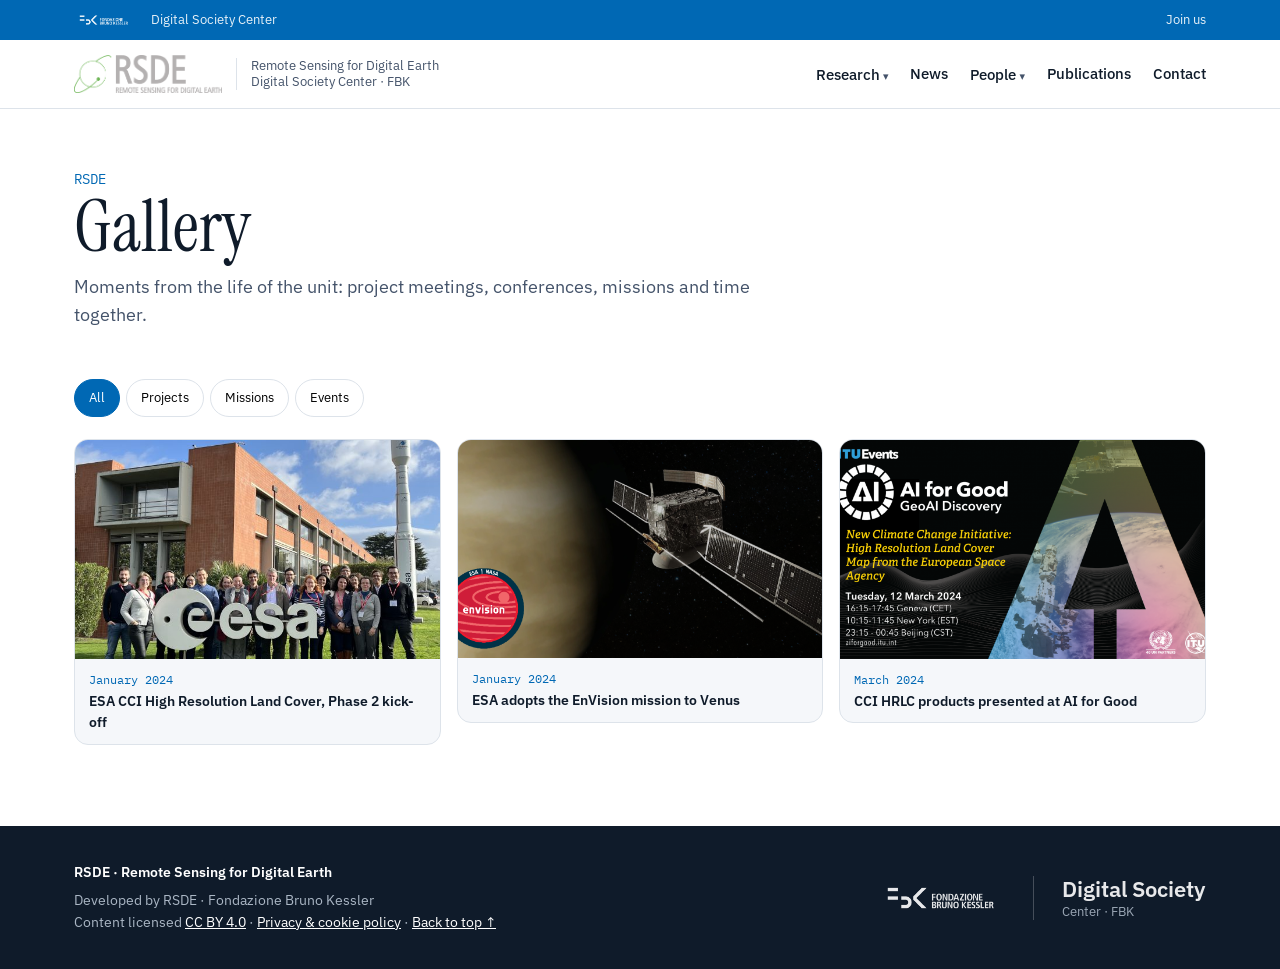
<file: gallery.html>
<!DOCTYPE html>
<html lang="en">
<head>
<meta charset="utf-8">
<meta name="viewport" content="width=device-width, initial-scale=1">
<title>Gallery · RSDE · FBK</title>
<meta name="description" content="Remote Sensing for Digital Earth (RSDE) is a research unit of the Digital Society Center at Fondazione Bruno Kessler. We develop methods to analyse remote sensing data for Earth observation and planetary exploration.">
<meta name="theme-color" content="#0068b4">
<link rel="icon" href="img/cropped-RSDE_Planet_colour_transparent-270x270.png">
<link rel="preconnect" href="https://fonts.googleapis.com">
<link rel="preconnect" href="https://fonts.gstatic.com" crossorigin>
<link href="https://fonts.googleapis.com/css2?family=IBM+Plex+Mono:wght@400;500&family=IBM+Plex+Sans:wght@400;500;600&family=Instrument+Serif:ital@0;1&display=swap" rel="stylesheet">
<script>
/* Images are served from ./img/ ; if a file is missing, fall back to the original URL */
window.addEventListener('error',function(e){var t=e.target;
  if(t&&t.tagName==='IMG'&&t.dataset.fallback&&!t.dataset.tried){t.dataset.tried='1';t.src=t.dataset.fallback;}},true);
</script>
<link rel="stylesheet" href="style.css">
</head>
<body id="top">

<div class="topbar">
  <div class="wrap">
    <a href="https://www.fbk.eu/" title="Fondazione Bruno Kessler"><img src="img/fbk-logo-white.png" data-fallback="https://most.fbk.eu/assets/images/logos/FBK_Logo_Horizontal_white.png" alt="Fondazione Bruno Kessler"></a>
    <a class="hide-s" href="https://digis.fbk.eu/">Digital Society Center</a>
    <div class="right">
      <a class="hide-s" href="index.html#join">Join us</a>
    </div>
  </div>
</div>

<header class="site">
  <div class="wrap">
    <a class="brand" href="index.html" title="RSDE home">
      <img src="img/RSDE__Digital-Society_colour.png" data-fallback="https://rsde.fbk.eu/wp-content/uploads/2022/10/RSDE__Digital-Society_colour.png" alt="RSDE · Digital Society · FBK">
      <span>Remote Sensing for Digital Earth<br>Digital Society Center · FBK</span>
    </a>
    <button class="burger" aria-label="Menu" onclick="document.querySelector('nav.main').classList.toggle('open')">☰</button>
    <nav class="main" onclick="if(event.target.tagName==='A')this.classList.remove('open')">
      <div class="dd"><a href="index.html#approach">Research</a>
        <div class="menu"><a href="index.html#approach">What we do</a><a href="index.html#projects">Projects</a><a href="index.html#work">Products & data</a></div>
      </div>
      <a href="index.html#latest">News</a>
      <div class="dd"><a href="index.html#team">People</a>
        <div class="menu"><a href="index.html#team">Team</a><a href="index.html#former">Alumni</a><a href="index.html#join">Join us</a></div>
      </div>
      <a href="publications.html">Publications</a>
      <a href="index.html#contact">Contact</a>
    </nav>
  </div>
</header>

<main class="wrap">
  <div class="gal-hero">
    <span class="sec-num">RSDE</span>
    <h1>Gallery</h1>
    <p>Moments from the life of the unit: project meetings, conferences, missions and time together.</p>
  </div>
  <div class="gfilters" id="gfilters"></div>
  <div class="gallery" id="gallery"></div>
</main>

<dialog id="lightbox" aria-label="Photo viewer">
  <button class="x" aria-label="Close">×</button>
  <button class="prev" aria-label="Previous">←</button>
  <img alt="">
  <div class="cap"></div>
  <button class="next" aria-label="Next">→</button>
</dialog>

<footer>
  <div class="wrap">
    <div>
      <div style="color:#fff;font-weight:600;margin-bottom:6px">RSDE · Remote Sensing for Digital Earth</div>
      Developed by RSDE · Fondazione Bruno Kessler<br>
      Content licensed <a href="https://creativecommons.org/licenses/by/4.0/">CC BY 4.0</a> · <a href="https://www.fbk.eu/en/privacy-cookies-policy/">Privacy & cookie policy</a> · <a href="#top">Back to top ↑</a>
    </div>
    <div class="flinks">
      <a href="https://www.fbk.eu/" class="fl"><img src="img/fbk-logo-white.png" data-fallback="https://most.fbk.eu/assets/images/logos/FBK_Logo_Horizontal_white.png" alt="Fondazione Bruno Kessler"></a>
      <a href="https://digis.fbk.eu/" class="fl ft"><span>Digital Society</span><small>Center · FBK</small></a>
    </div>
  </div>
</footer>

<script>
/* ---------- PHOTOS: add your group photos here ----------
   Put the image files in img/gallery/ and add one line per photo:
   {src:"img/gallery/name.jpg", title:"…", date:"2025-06", tag:"Events"}
   tag is used for the filter buttons (e.g. Team, Events, Conferences, Missions). */
const PHOTOS = [
  {src:"img/MicrosoftTeams-image-46-627x376.jpg", fallback:"https://rsde.fbk.eu/wp-content/uploads/2024/01/MicrosoftTeams-image-46-627x376.jpg",
   title:"ESA CCI High Resolution Land Cover, Phase 2 kick-off", date:"January 2024", tag:"Projects"},
  {src:"img/IMG_4627-627x375.png", fallback:"https://rsde.fbk.eu/wp-content/uploads/2024/01/IMG_4627-627x375.png",
   title:"ESA adopts the EnVision mission to Venus", date:"January 2024", tag:"Missions"},
  {src:"img/03-12-GEO-AI-627x376.png", fallback:"https://rsde.fbk.eu/wp-content/uploads/2024/02/03-12-GEO-AI-627x376.png",
   title:"CCI HRLC products presented at AI for Good", date:"March 2024", tag:"Events"}
];
/* ------------------------------------------------------- */
const esc = s => String(s).replace(/[&<>"]/g, c => ({'&':'&amp;','<':'&lt;','>':'&gt;','"':'&quot;'}[c]));
let tag = 'All', shown = [];
const tags = ['All', ...new Set(PHOTOS.map(p => p.tag).filter(Boolean))];
const fEl = document.getElementById('gfilters'), gEl = document.getElementById('gallery');
fEl.innerHTML = tags.length > 2 ? tags.map(t => `<button class="chip${t==='All'?' on':''}" data-t="${esc(t)}">${esc(t)}</button>`).join('') : '';
fEl.addEventListener('click', e => { const b = e.target.closest('.chip'); if (!b) return;
  tag = b.dataset.t; fEl.querySelectorAll('.chip').forEach(c => c.classList.toggle('on', c === b)); render(); });
function render(){
  shown = PHOTOS.filter(p => tag === 'All' || p.tag === tag);
  gEl.innerHTML = shown.length ? shown.map((p,i) => `
    <figure data-i="${i}"><img loading="lazy" src="${esc(p.src)}" ${p.fallback?`data-fallback="${esc(p.fallback)}"`:''} alt="${esc(p.title||'')}">
      ${p.title||p.date ? `<figcaption>${p.date?`<span class="d">${esc(p.date)}</span>`:''}<b>${esc(p.title||'')}</b></figcaption>` : ''}</figure>`).join('')
    : '<div class="gempty">No photos yet.</div>';
}
render();
const lb = document.getElementById('lightbox'); let cur = 0;
function show(i){ cur = (i + shown.length) % shown.length; const p = shown[cur];
  const im = lb.querySelector('img'); im.dataset.tried=''; im.dataset.fallback = p.fallback || ''; im.src = p.src; im.alt = p.title || '';
  lb.querySelector('.cap').textContent = [p.title, p.date].filter(Boolean).join(' · ');
  if (!lb.open) lb.showModal(); }
gEl.addEventListener('click', e => { const f = e.target.closest('figure'); if (f) show(+f.dataset.i); });
lb.querySelector('.prev').onclick = () => show(cur - 1);
lb.querySelector('.next').onclick = () => show(cur + 1);
lb.querySelector('.x').onclick = () => lb.close();
lb.addEventListener('click', e => { if (e.target === lb) lb.close(); });
document.addEventListener('keydown', e => { if (!lb.open) return;
  if (e.key === 'ArrowLeft') show(cur - 1); if (e.key === 'ArrowRight') show(cur + 1); });
</script>
</body>
</html>
</file>
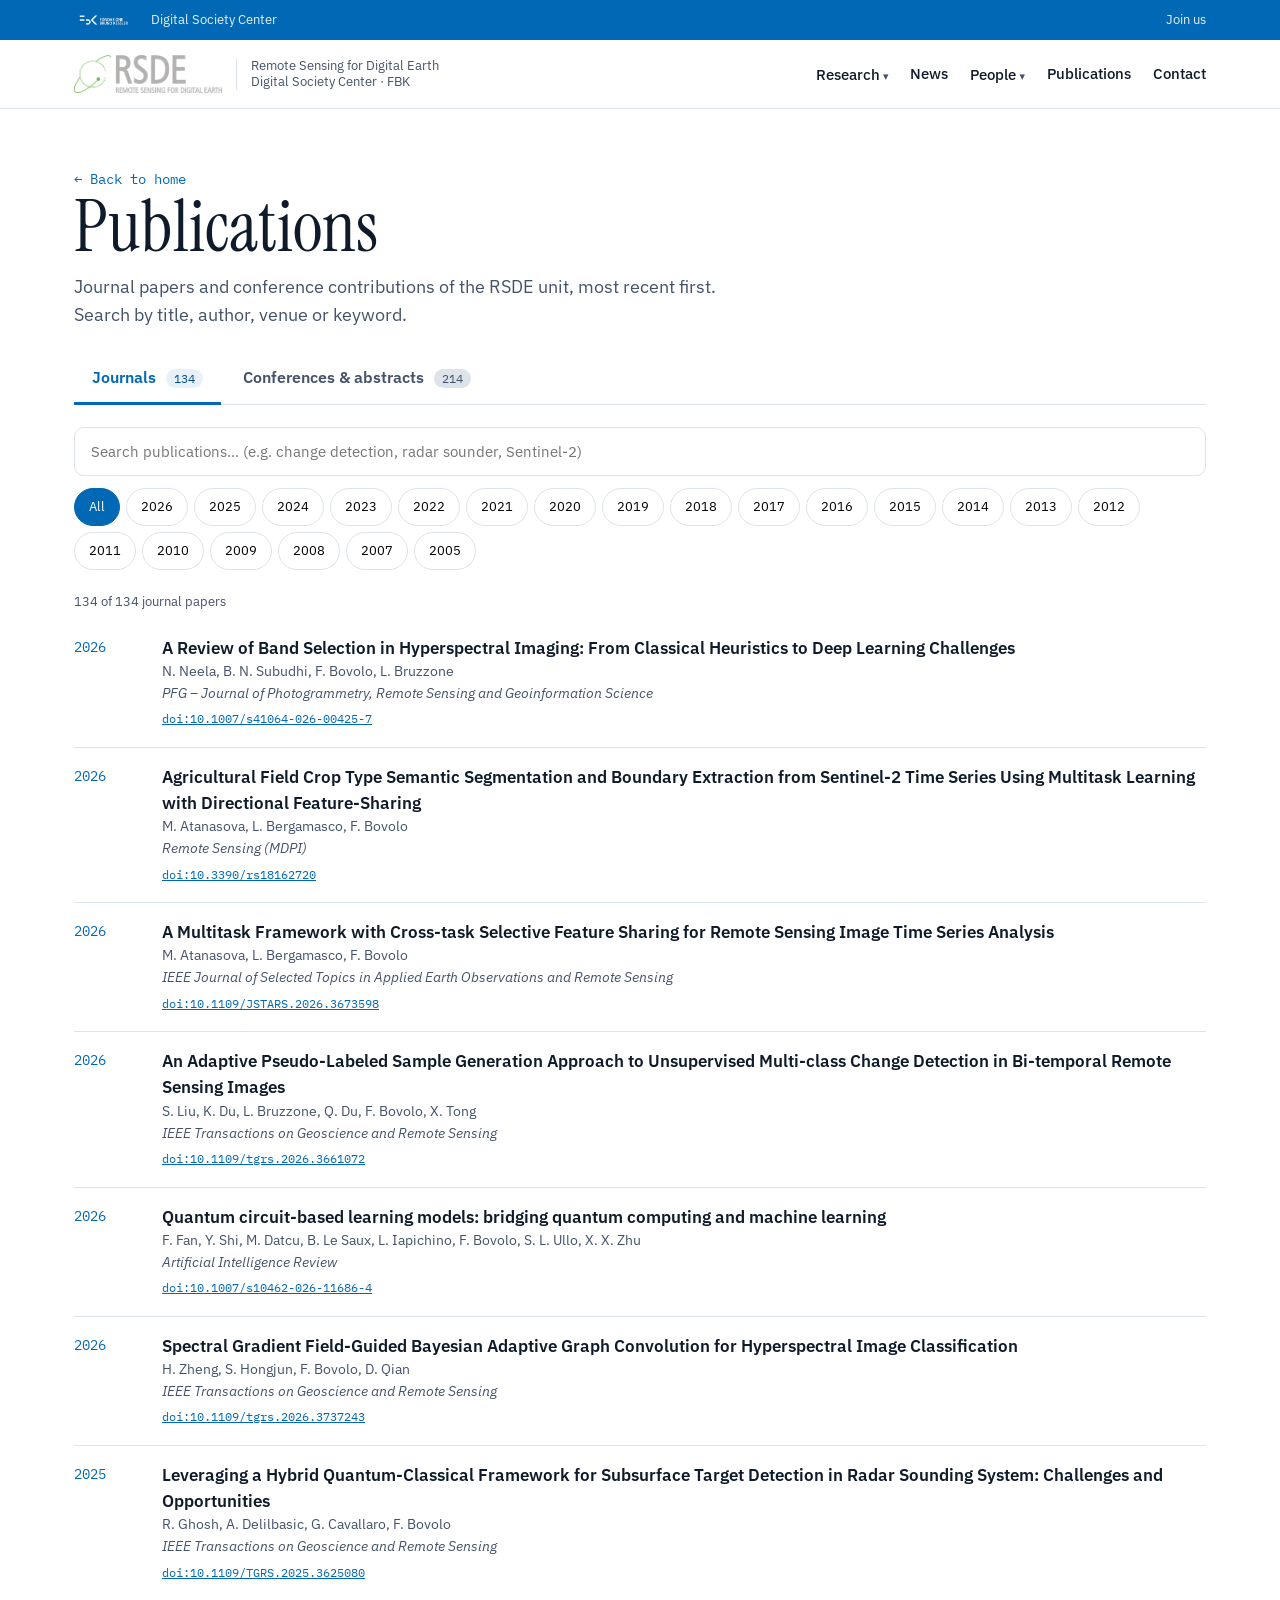
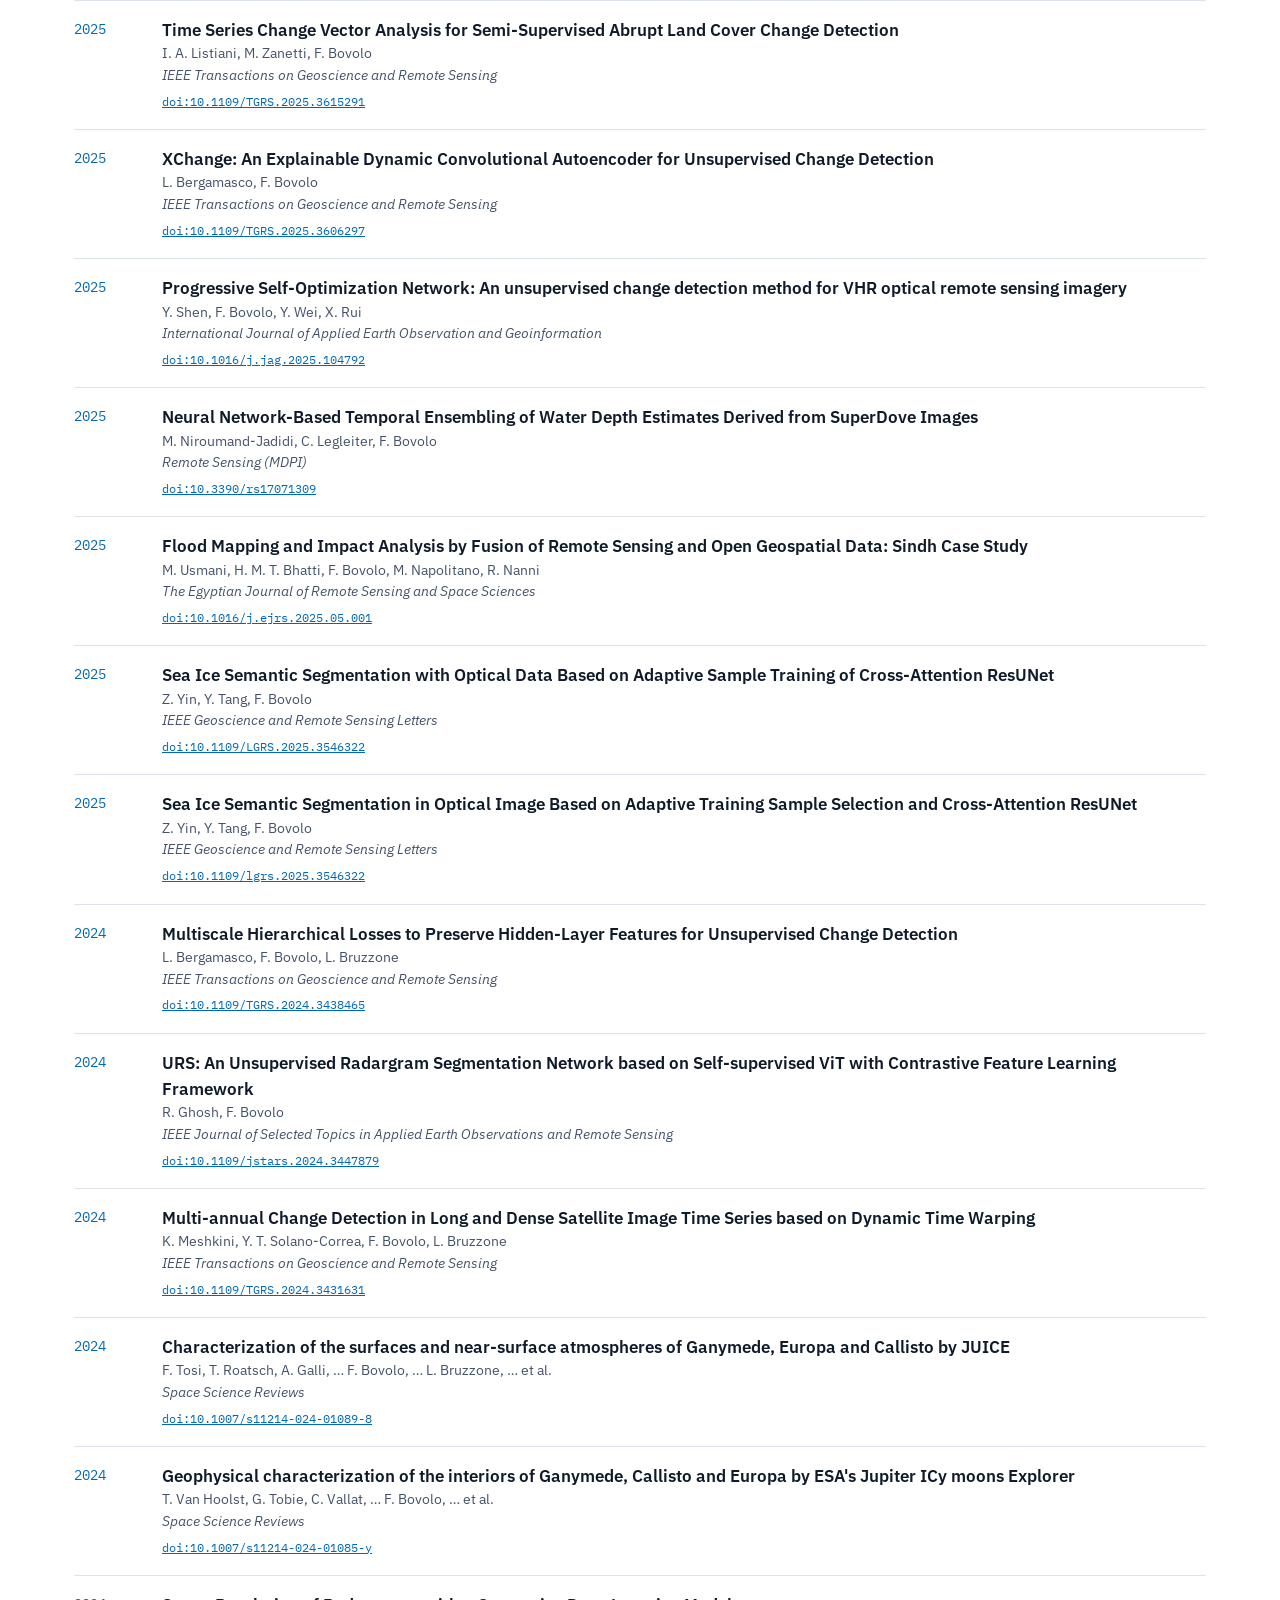
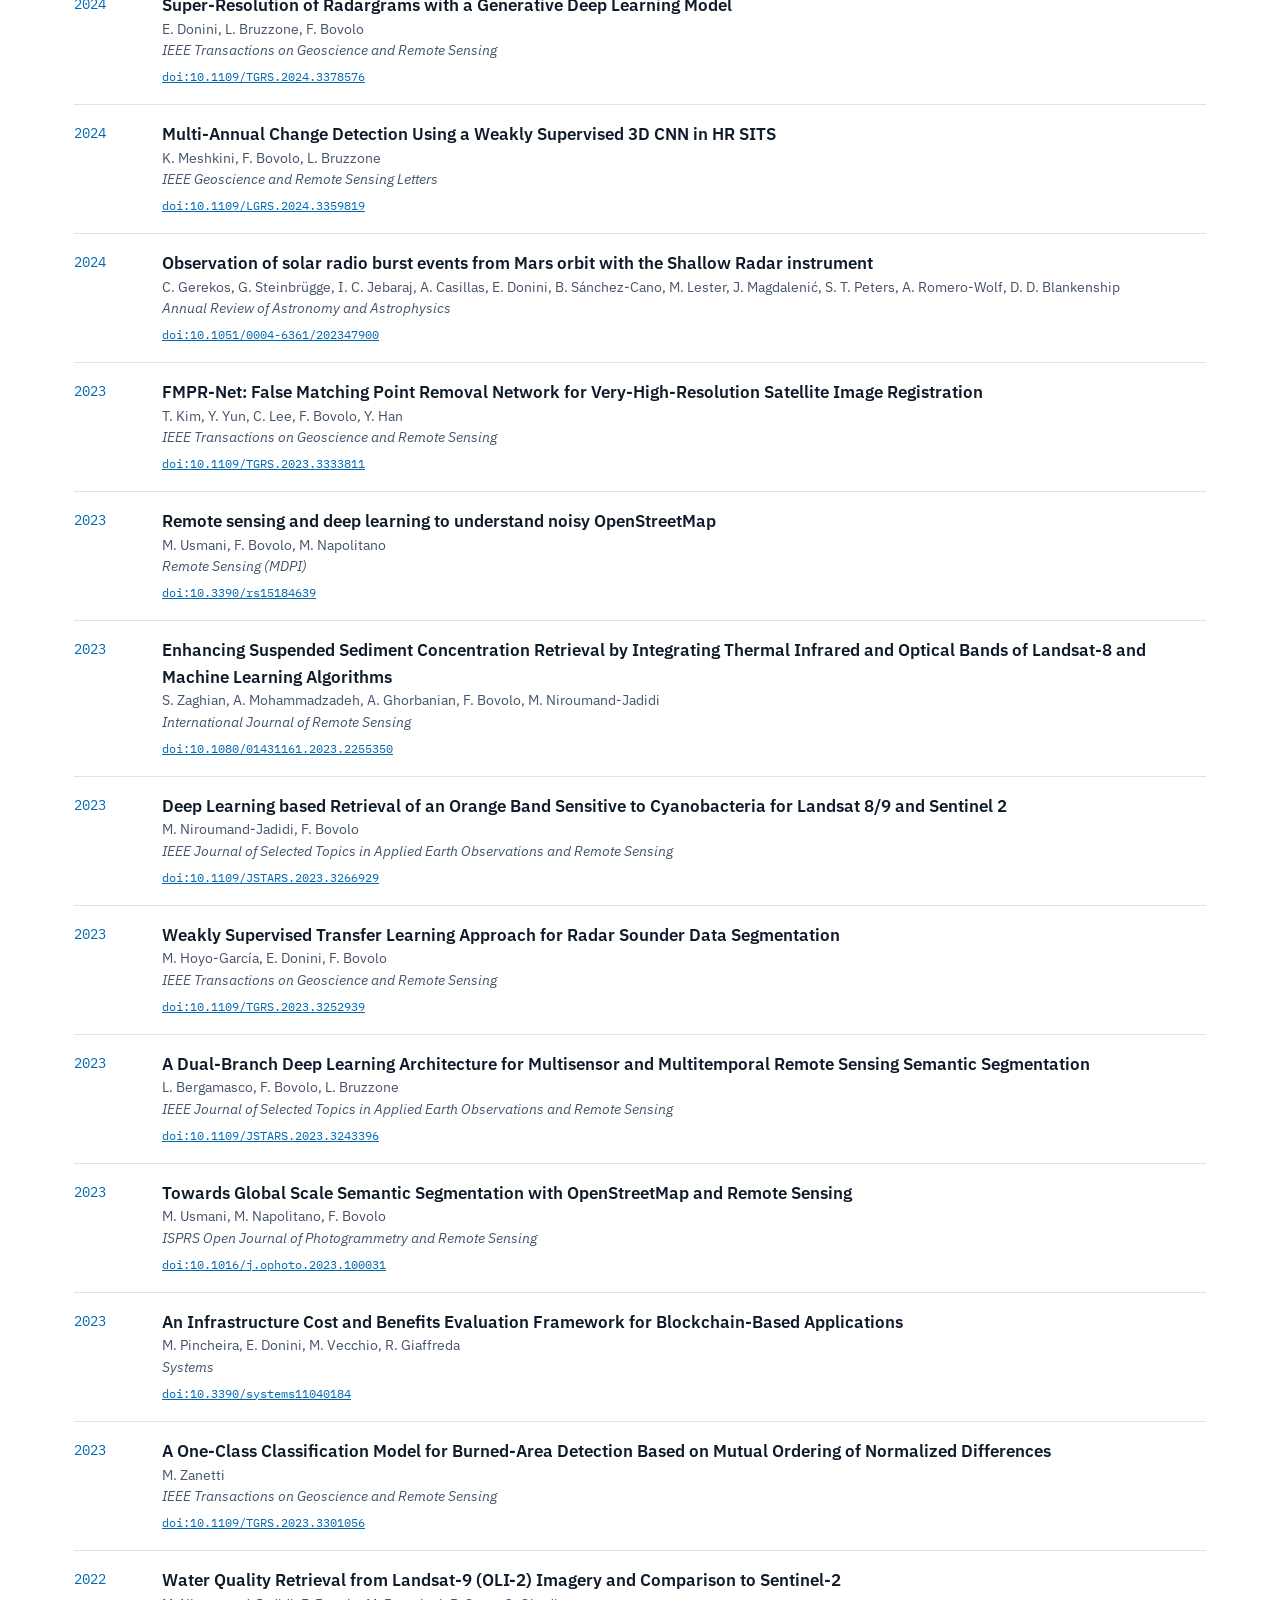
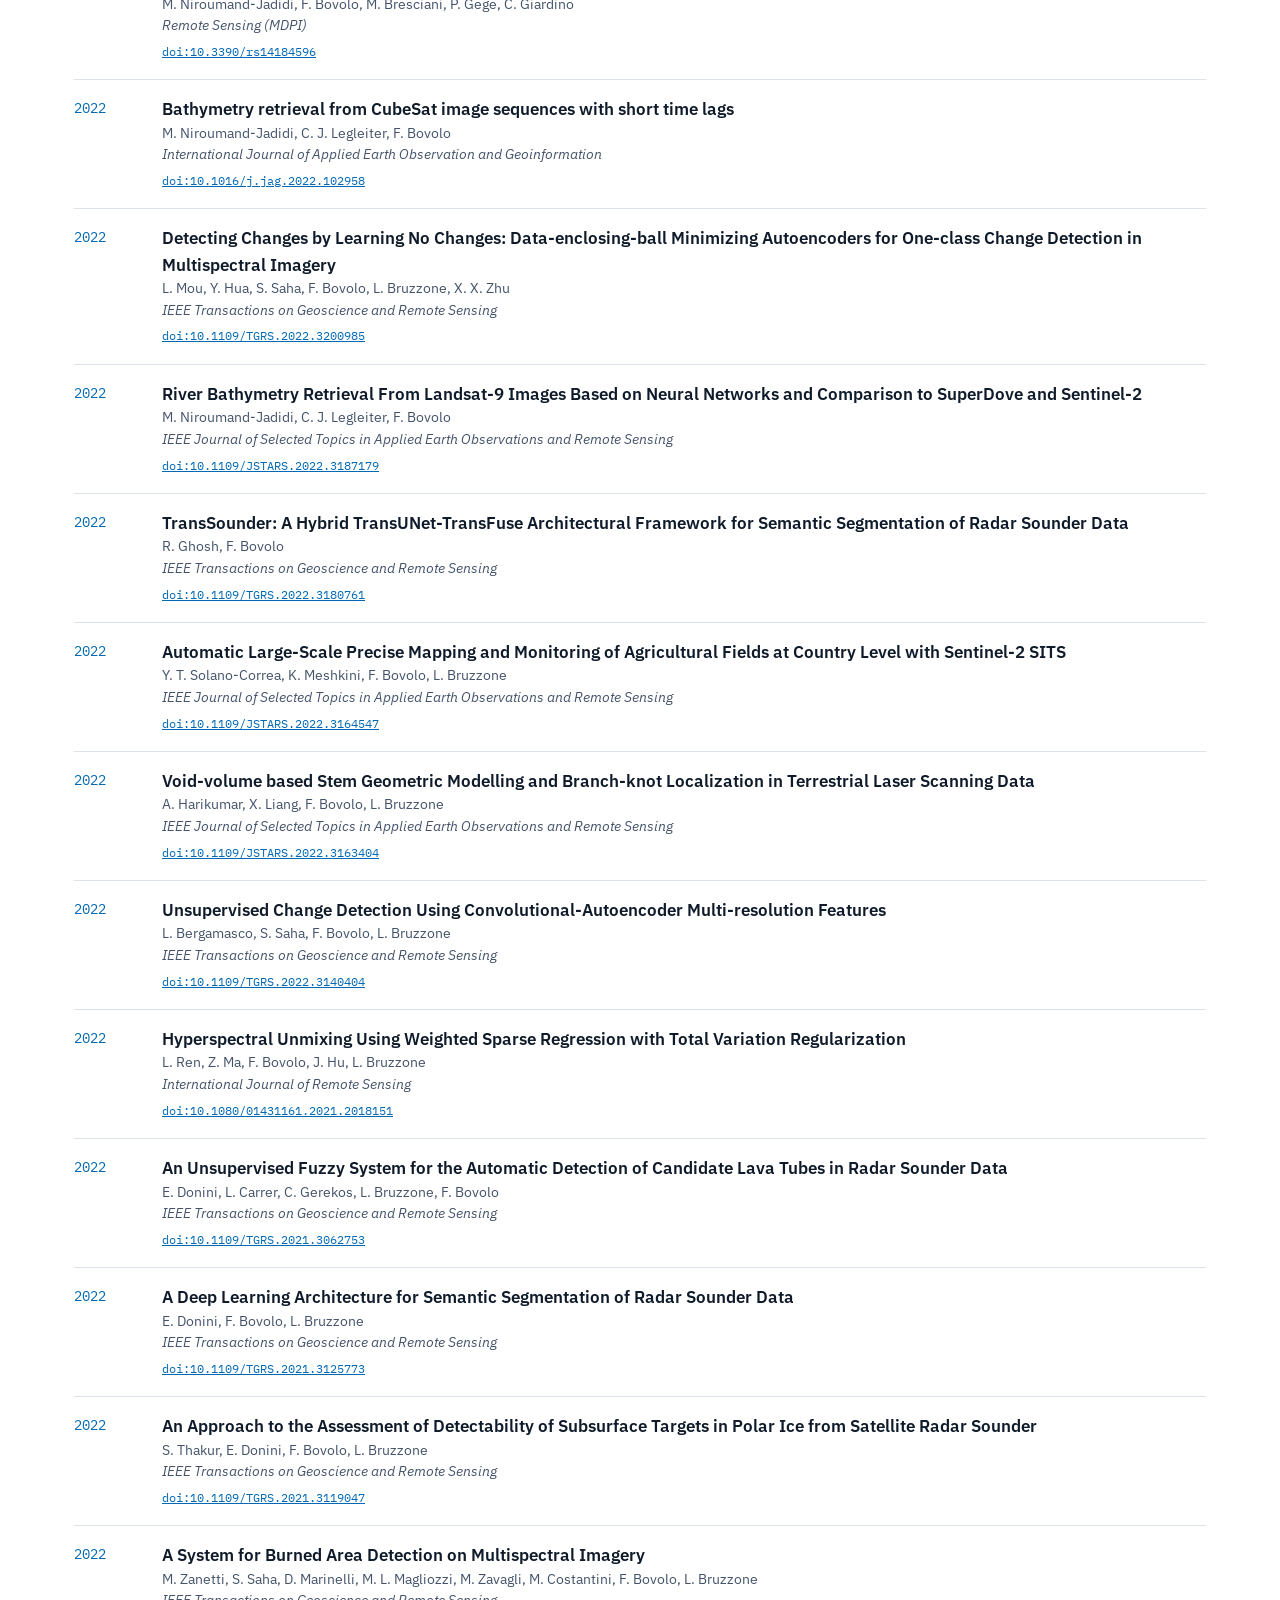
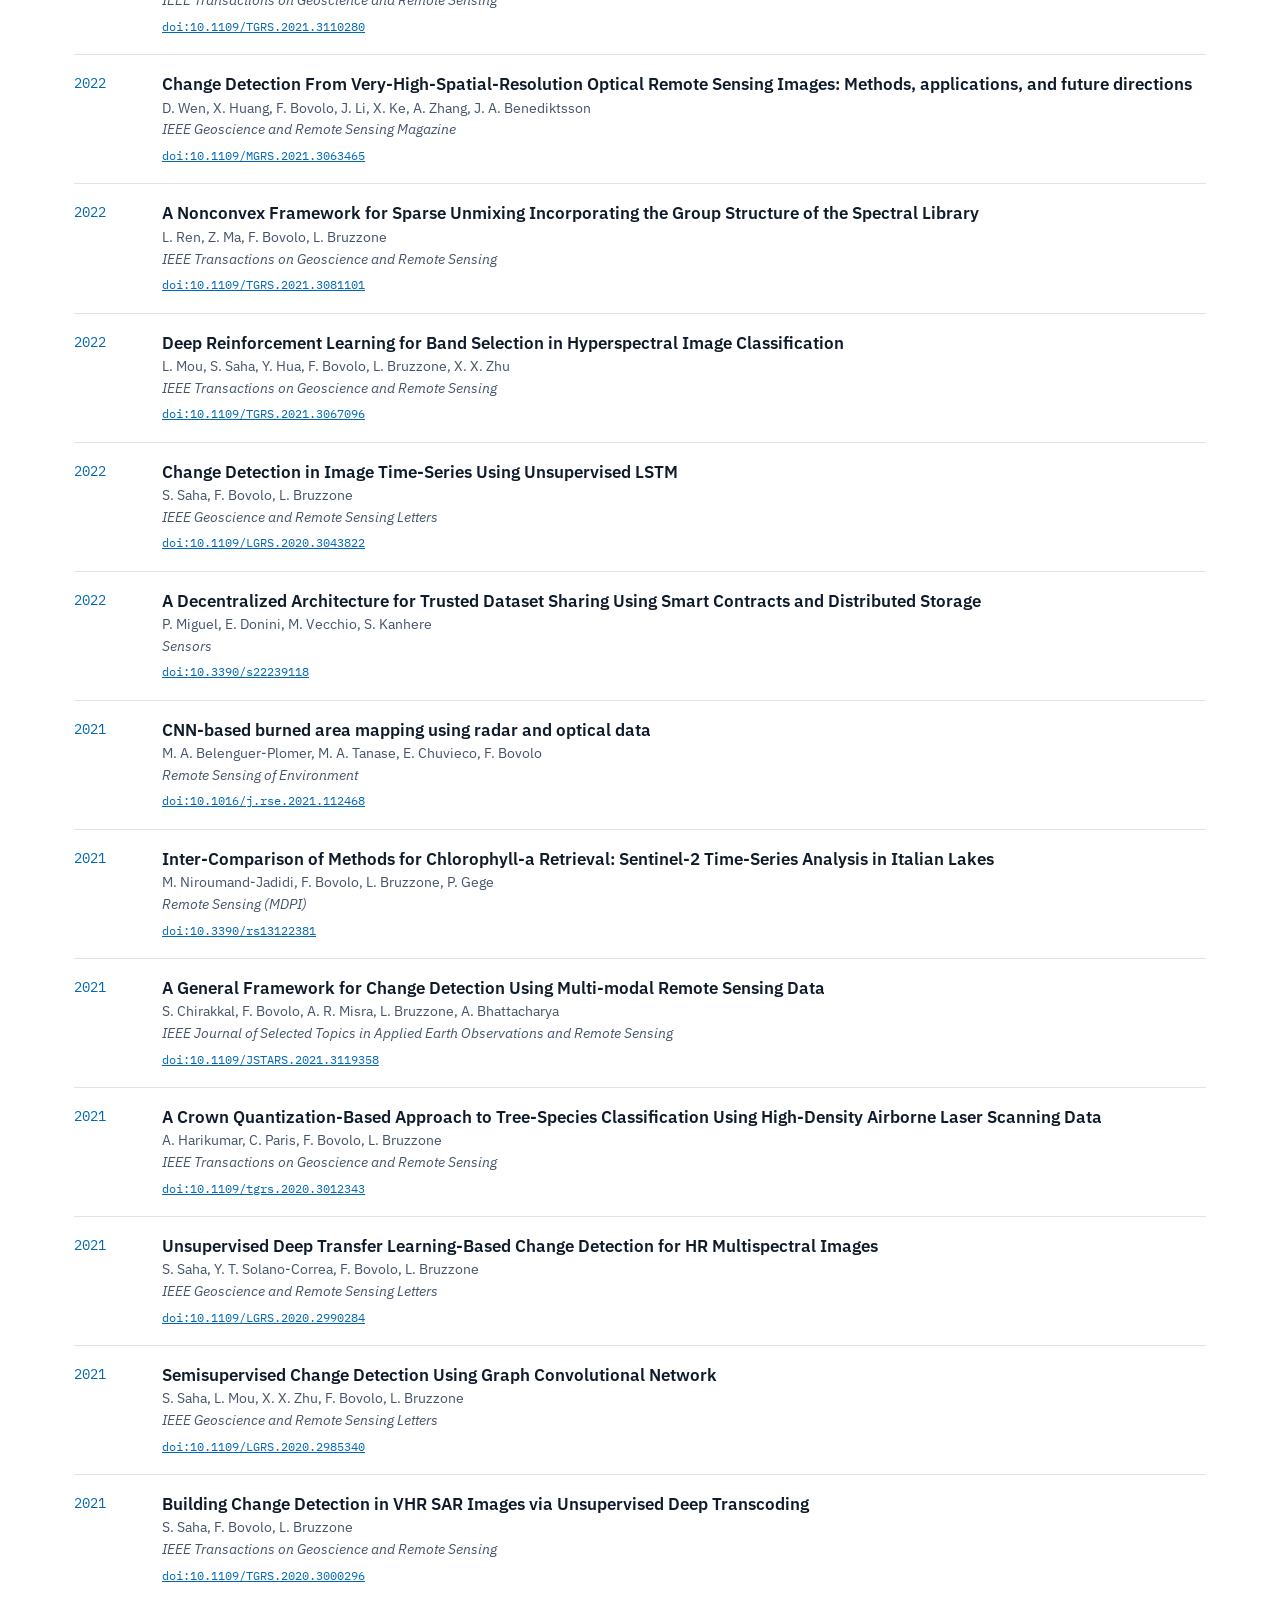
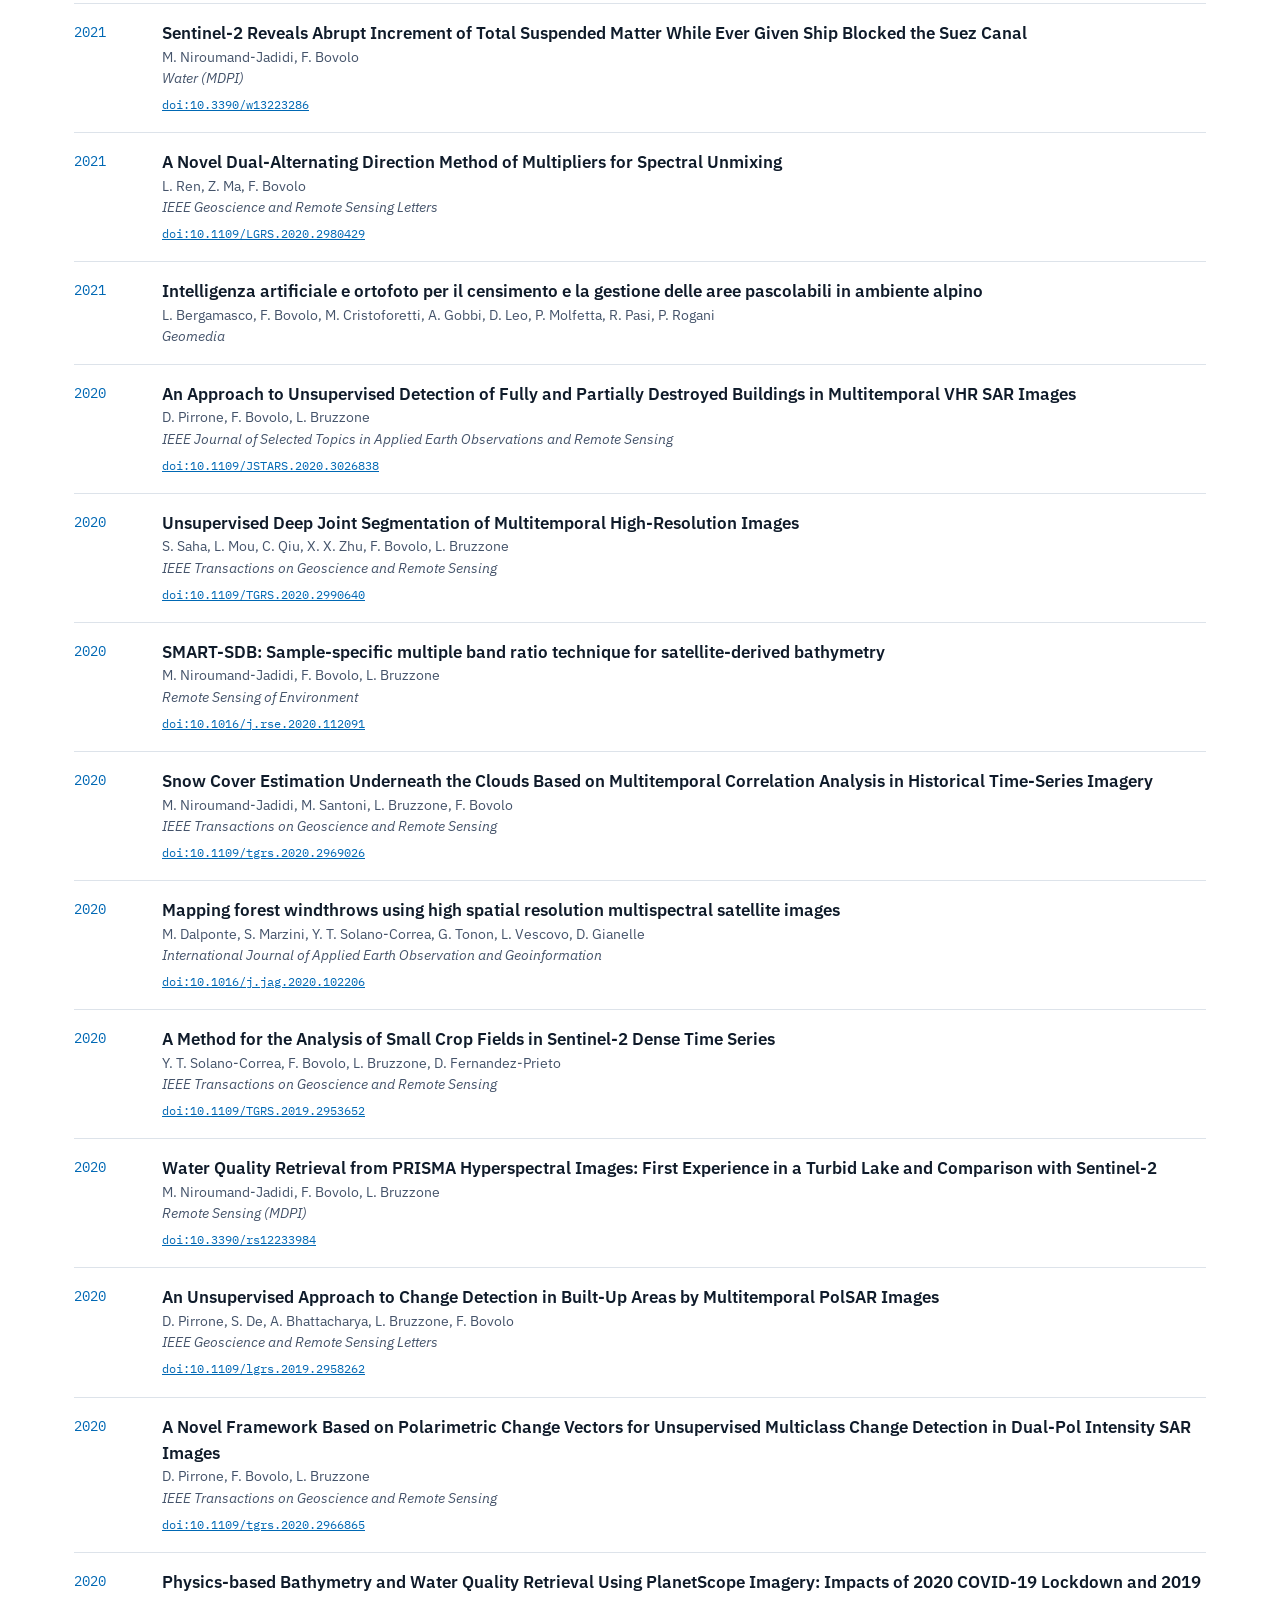
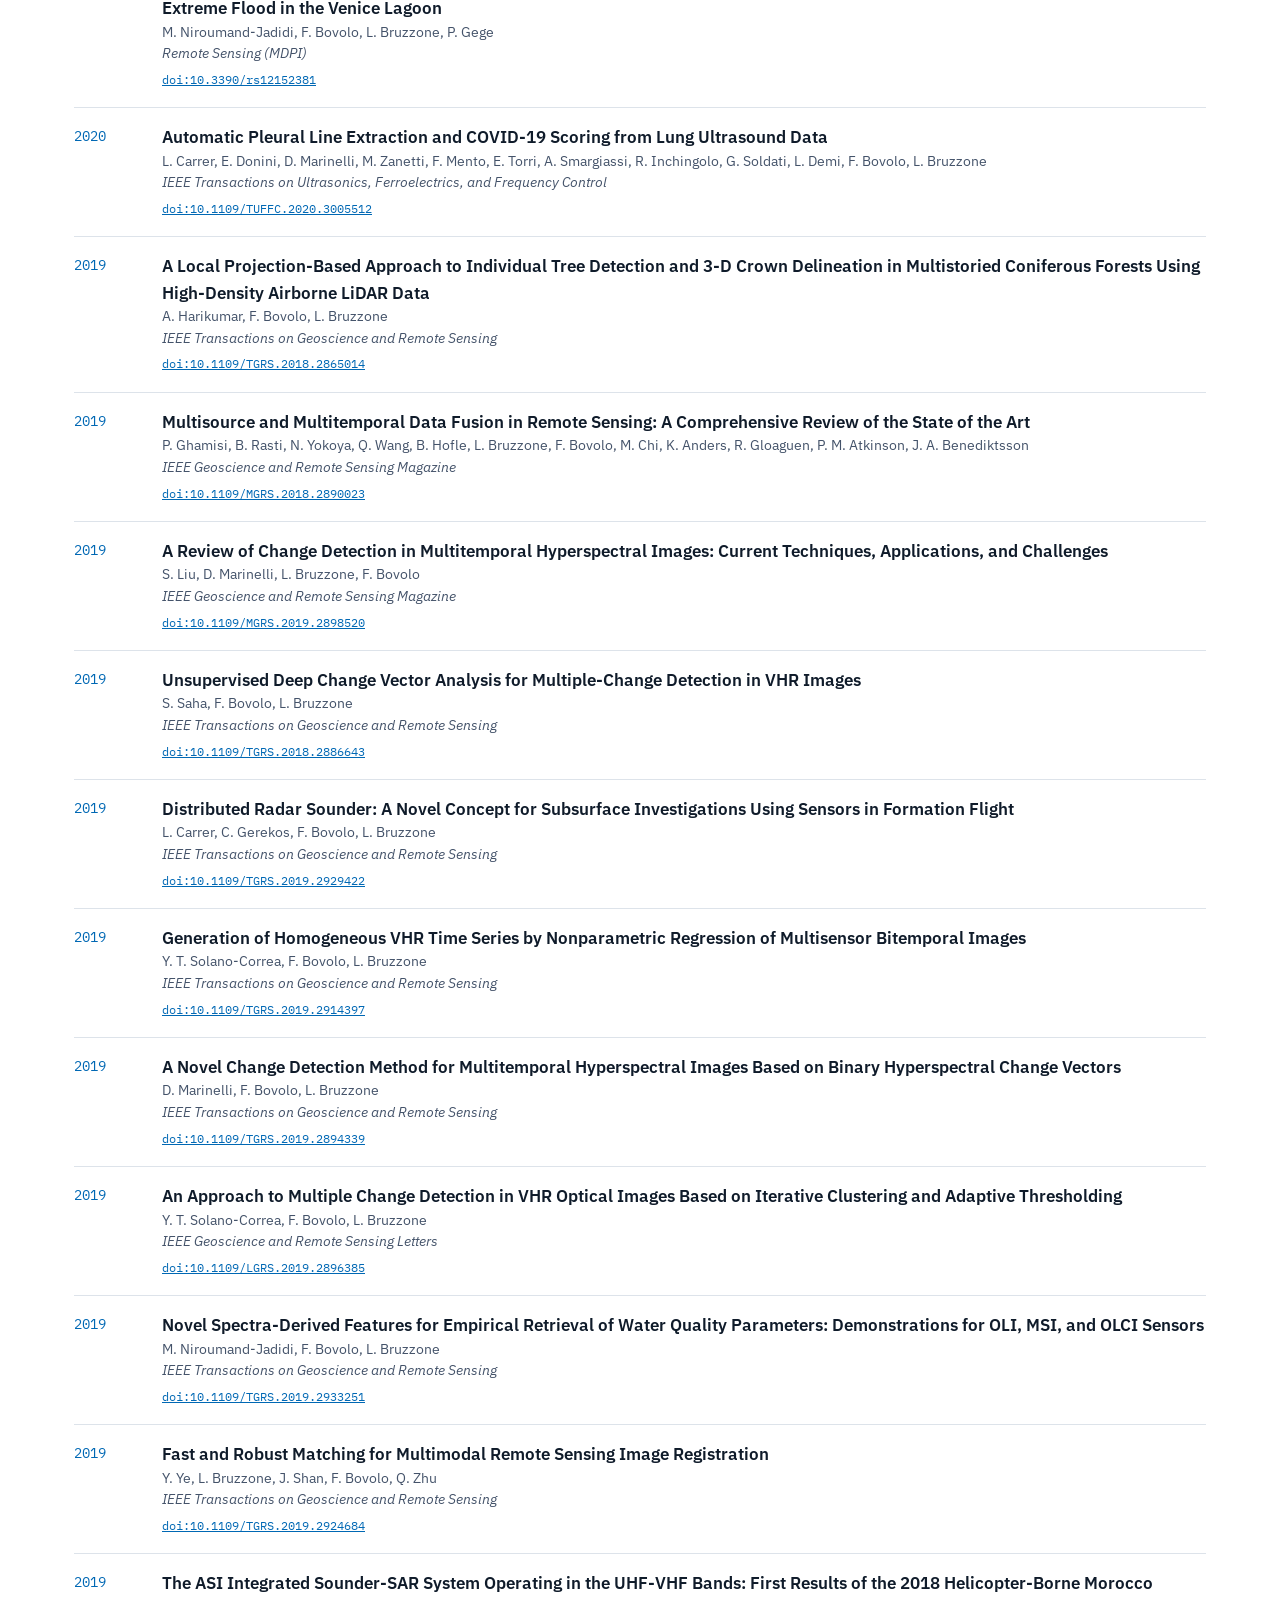
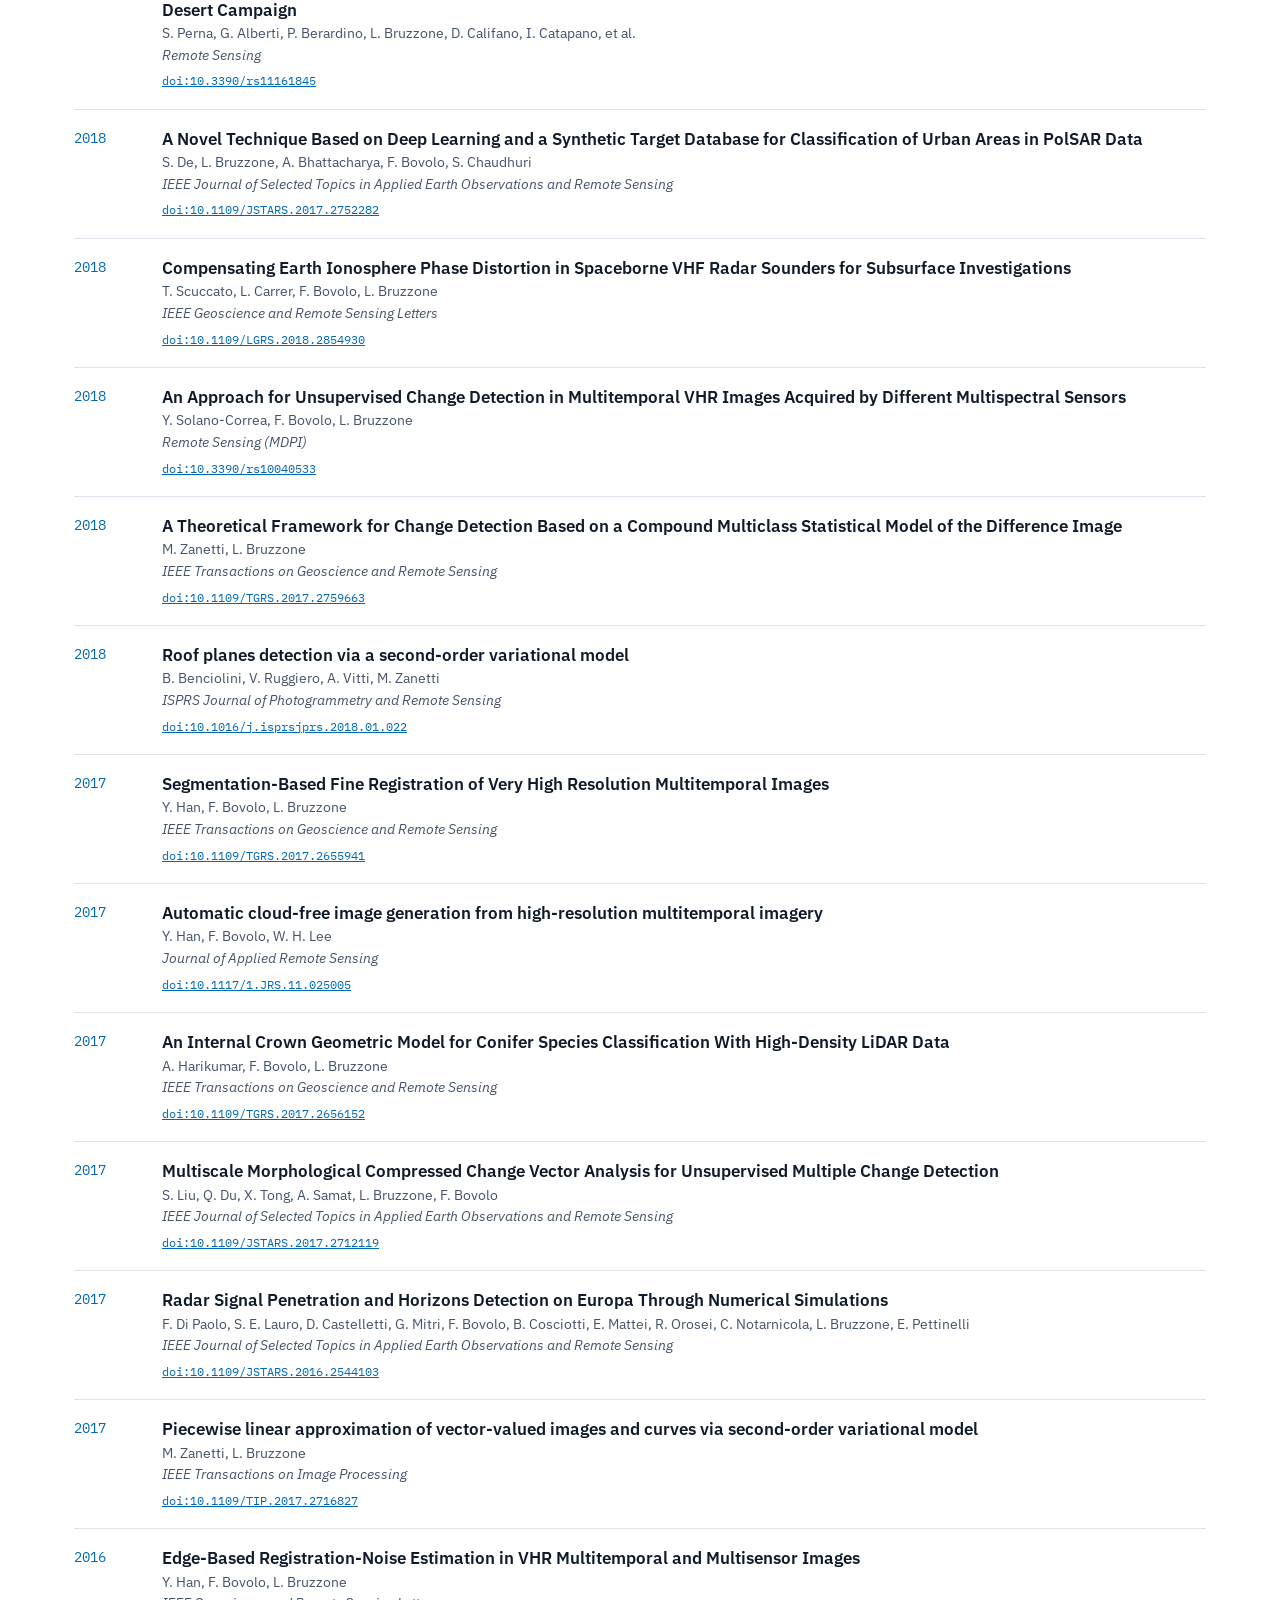
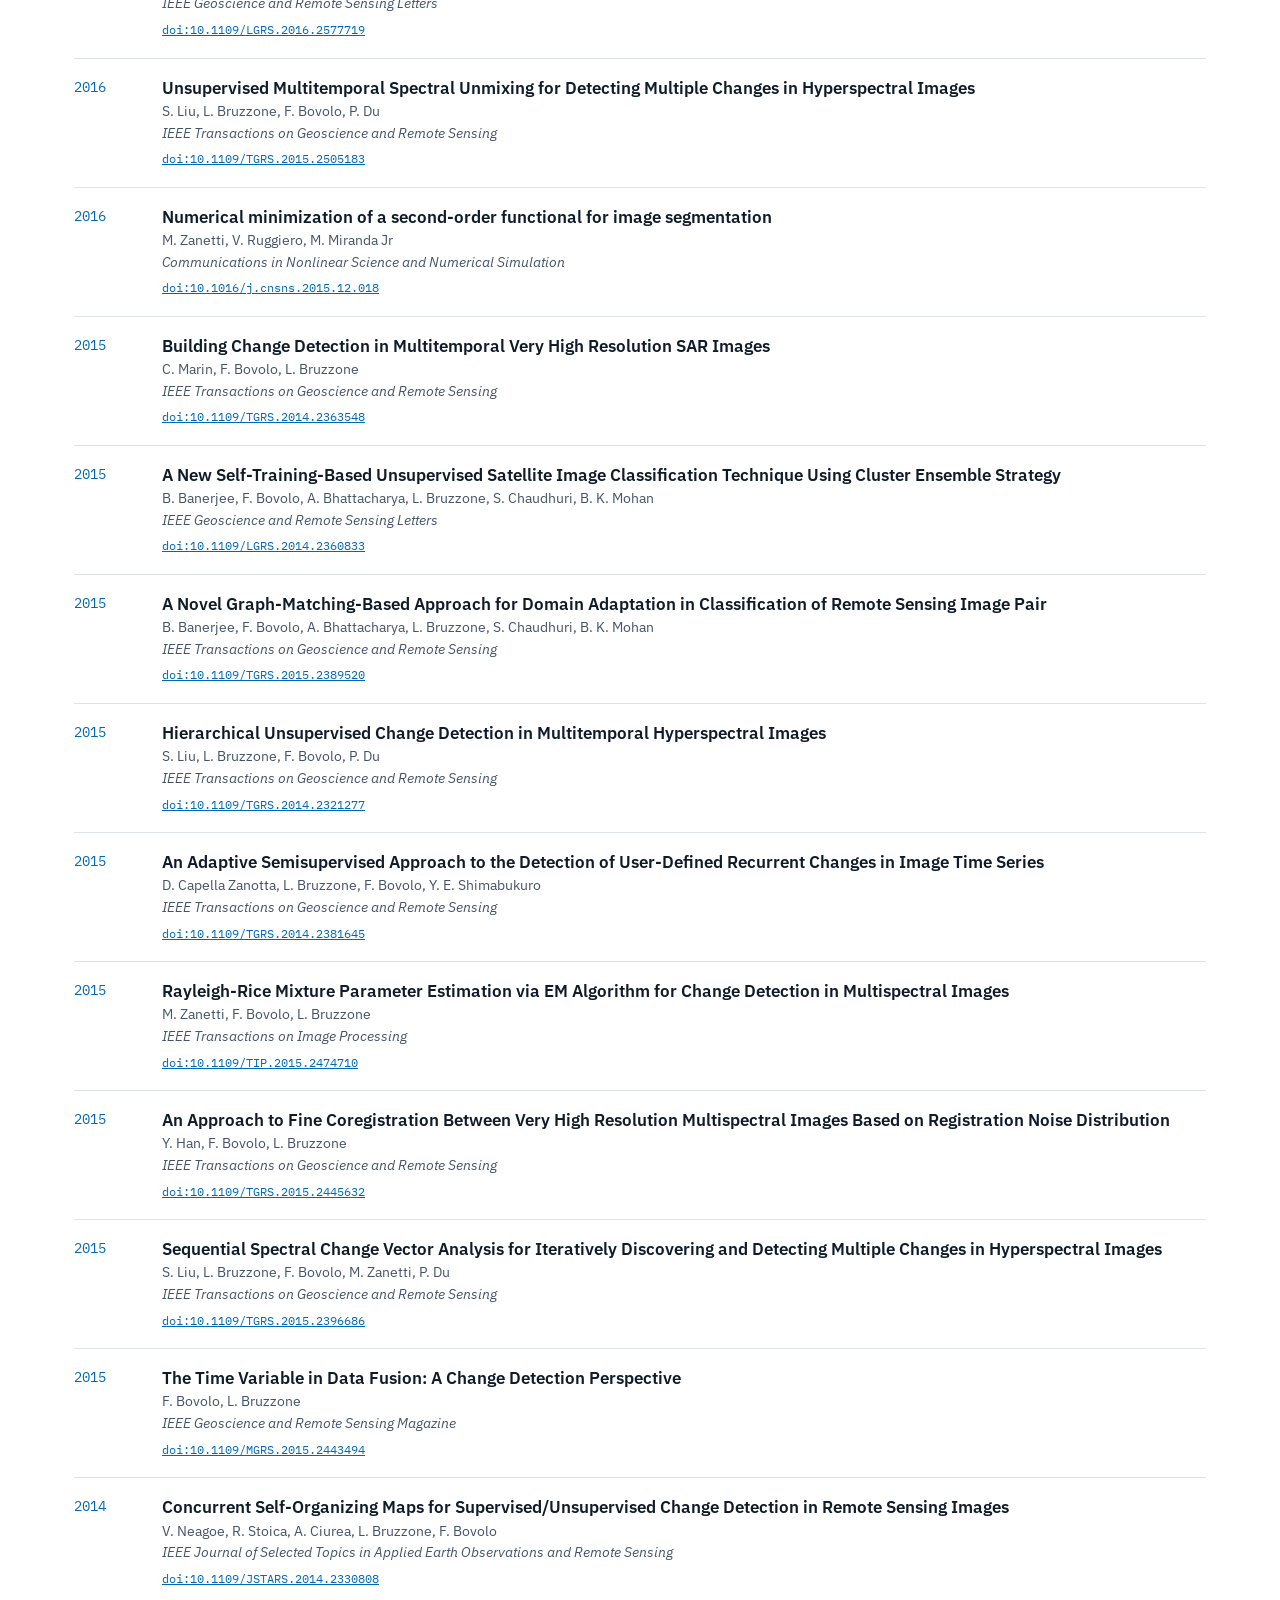
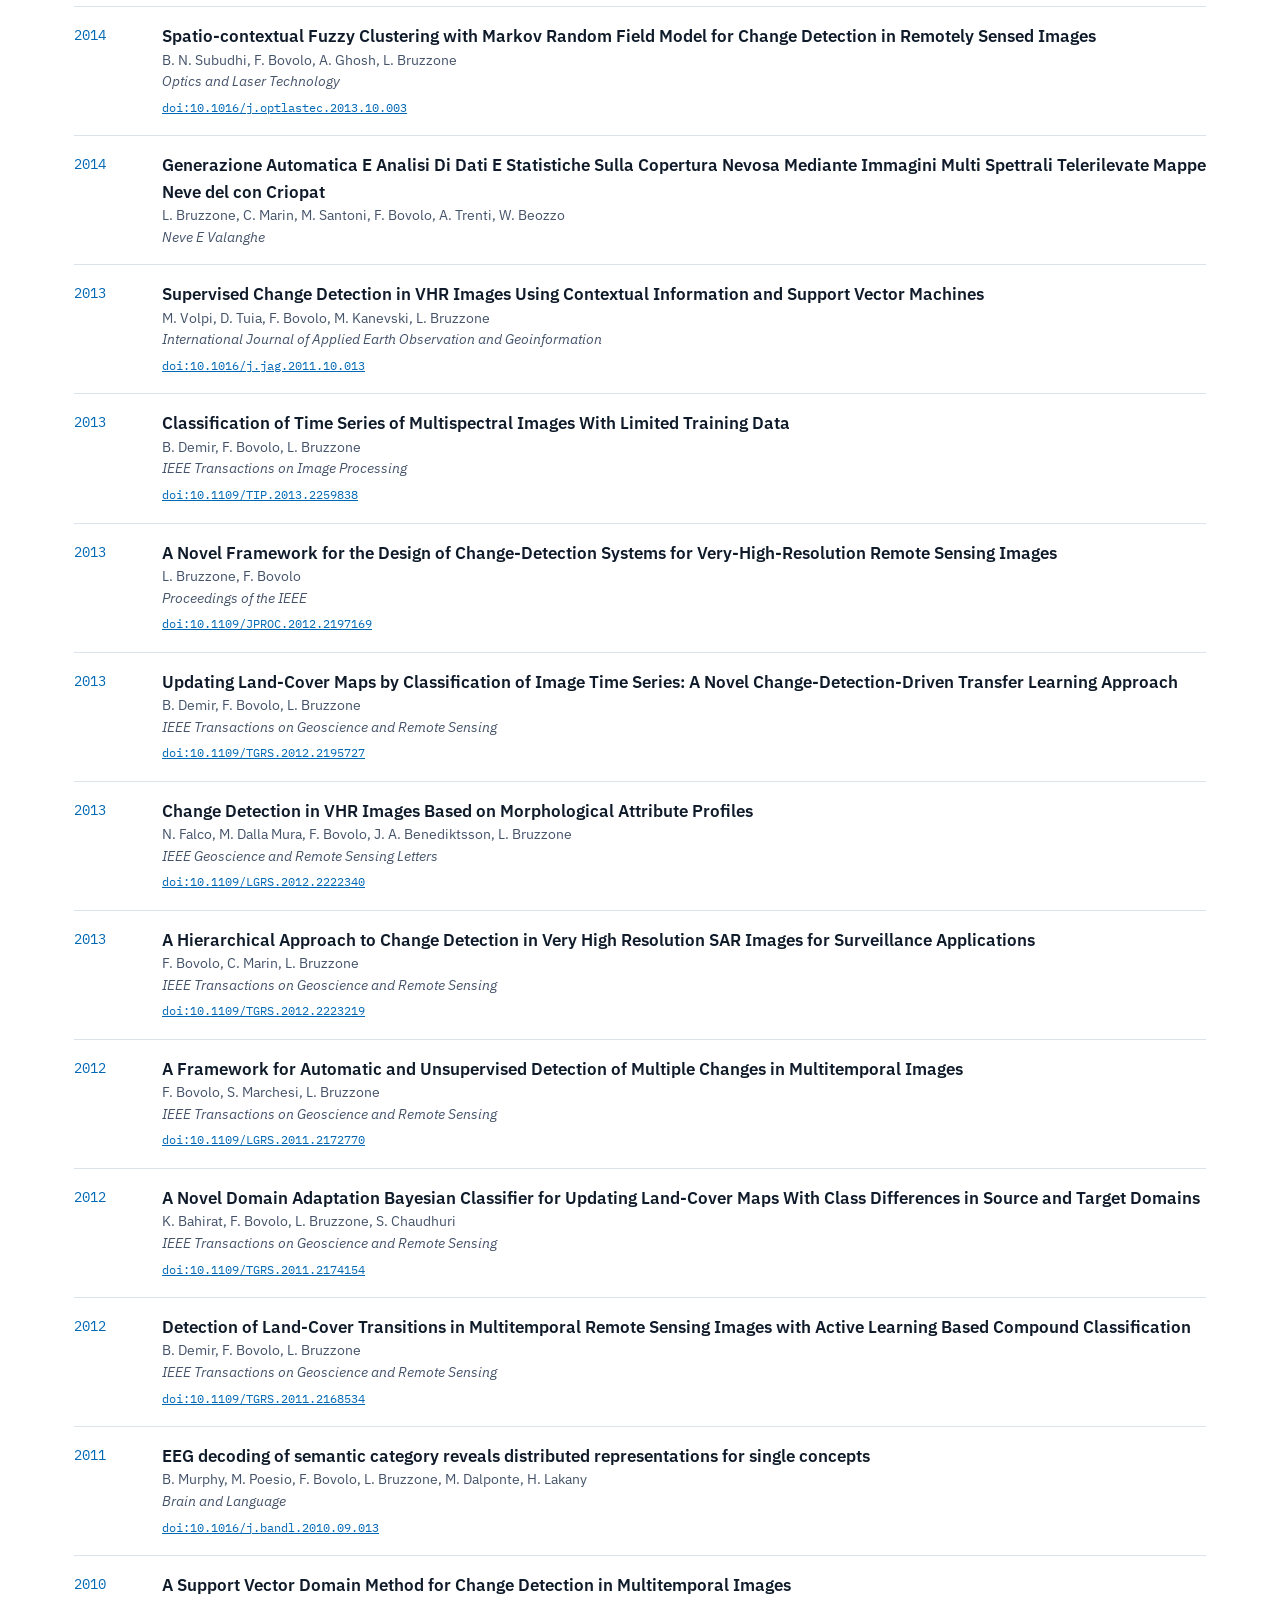
<file: publications.html>
<!DOCTYPE html>
<html lang="en">
<head>
<meta charset="utf-8">
<meta name="viewport" content="width=device-width, initial-scale=1">
<title>Publications · RSDE · FBK</title>
<meta name="description" content="Remote Sensing for Digital Earth (RSDE) is a research unit of the Digital Society Center at Fondazione Bruno Kessler. We develop methods to analyse remote sensing data for Earth observation and planetary exploration.">
<meta name="theme-color" content="#0068b4">
<link rel="icon" href="img/cropped-RSDE_Planet_colour_transparent-270x270.png">
<link rel="preconnect" href="https://fonts.googleapis.com">
<link rel="preconnect" href="https://fonts.gstatic.com" crossorigin>
<link href="https://fonts.googleapis.com/css2?family=IBM+Plex+Mono:wght@400;500&family=IBM+Plex+Sans:wght@400;500;600&family=Instrument+Serif:ital@0;1&display=swap" rel="stylesheet">
<script>
/* Images are served from ./img/ ; if a file is missing, fall back to the original URL */
window.addEventListener('error',function(e){var t=e.target;
  if(t&&t.tagName==='IMG'&&t.dataset.fallback&&!t.dataset.tried){t.dataset.tried='1';t.src=t.dataset.fallback;}},true);
</script>
<link rel="stylesheet" href="style.css">
</head>
<body id="top">

<div class="topbar">
  <div class="wrap">
    <a href="https://www.fbk.eu/" title="Fondazione Bruno Kessler"><img src="img/fbk-logo-white.png" data-fallback="https://most.fbk.eu/assets/images/logos/FBK_Logo_Horizontal_white.png" alt="Fondazione Bruno Kessler"></a>
    <a class="hide-s" href="https://digis.fbk.eu/">Digital Society Center</a>
    <div class="right">
      <a class="hide-s" href="index.html#join">Join us</a>
    </div>
  </div>
</div>

<header class="site">
  <div class="wrap">
    <a class="brand" href="index.html" title="RSDE home">
      <img src="img/RSDE__Digital-Society_colour.png" data-fallback="https://rsde.fbk.eu/wp-content/uploads/2022/10/RSDE__Digital-Society_colour.png" alt="RSDE · Digital Society · FBK">
      <span>Remote Sensing for Digital Earth<br>Digital Society Center · FBK</span>
    </a>
    <button class="burger" aria-label="Menu" onclick="document.querySelector('nav.main').classList.toggle('open')">☰</button>
    <nav class="main" onclick="if(event.target.tagName==='A')this.classList.remove('open')">
      <div class="dd"><a href="index.html#approach">Research</a>
        <div class="menu"><a href="index.html#approach">What we do</a><a href="index.html#projects">Projects</a><a href="index.html#work">Products & data</a></div>
      </div>
      <a href="index.html#latest">News</a>
      <div class="dd"><a href="index.html#team">People</a>
        <div class="menu"><a href="index.html#team">Team</a><a href="index.html#former">Alumni</a><a href="index.html#join">Join us</a></div>
      </div>
      <a href="publications.html">Publications</a>
      <a href="index.html#contact">Contact</a>
    </nav>
  </div>
</header>

<main class="wrap" style="padding-bottom:80px">
  <div class="gal-hero">
    <a class="sec-num" href="index.html#publications" style="text-decoration:none">← Back to home</a>
    <h1>Publications</h1>
    <p>Journal papers and conference contributions of the RSDE unit, most recent first. Search by title, author, venue or keyword.</p>
  </div>
  <div class="ptabs" role="tablist">
    <button class="ptab on" role="tab" data-k="j">Journals <span id="nj"></span></button>
    <button class="ptab" role="tab" data-k="c">Conferences &amp; abstracts <span id="nc"></span></button>
  </div>
  <div class="pub-tools">
    <input id="q" type="search" placeholder="Search publications… (e.g. change detection, radar sounder, Sentinel-2)">
    <div class="chips" id="years"></div>
  </div>
  <p class="count" id="count"></p>
  <ol class="pubs" id="pubs"></ol>
</main>

<footer>
  <div class="wrap">
    <div>
      <div style="color:#fff;font-weight:600;margin-bottom:6px">RSDE · Remote Sensing for Digital Earth</div>
      Developed by RSDE · Fondazione Bruno Kessler<br>
      Content licensed <a href="https://creativecommons.org/licenses/by/4.0/">CC BY 4.0</a> · <a href="https://www.fbk.eu/en/privacy-cookies-policy/">Privacy & cookie policy</a> · <a href="#top">Back to top ↑</a>
    </div>
    <div class="flinks">
      <a href="https://www.fbk.eu/" class="fl"><img src="img/fbk-logo-white.png" data-fallback="https://most.fbk.eu/assets/images/logos/FBK_Logo_Horizontal_white.png" alt="Fondazione Bruno Kessler"></a>
      <a href="https://digis.fbk.eu/" class="fl ft"><span>Digital Society</span><small>Center · FBK</small></a>
    </div>
  </div>
</footer>

<script src="publications-data.js"></script>
<script>
const esc = s => String(s).replace(/[&<>"]/g, c => ({'&':'&amp;','<':'&lt;','>':'&gt;','"':'&quot;'}[c]));
const LISTS = {j: PUBS, c: CONFS};
let kind = location.hash === '#conferences' ? 'c' : 'j', yr = 'All';
const yEl = document.getElementById('years'), q = document.getElementById('q');
document.getElementById('nj').textContent = PUBS.length;
document.getElementById('nc').textContent = CONFS.length;
function setTab(k){
  kind = k; yr = 'All'; q.value = '';
  document.querySelectorAll('.ptab').forEach(x => x.classList.toggle('on', x.dataset.k === k));
  history.replaceState(null, '', location.pathname + location.search + (k === 'c' ? '#conferences' : '#journals'));
  buildYears(); render();
}
function buildYears(){
  const ys = ['All', ...[...new Set(LISTS[kind].map(p=>p[3]))].sort((a,b)=>b-a)];
  yEl.innerHTML = ys.map(y=>`<button class="chip${String(y)===String(yr)?' on':''}" data-y="${y}">${y}</button>`).join('');
}
yEl.addEventListener('click', e => { const b = e.target.closest('.chip'); if(!b) return;
  yr = b.dataset.y; yEl.querySelectorAll('.chip').forEach(c=>c.classList.toggle('on', c===b)); render(); });
q.addEventListener('input', render);
document.querySelectorAll('.ptab').forEach(t => t.addEventListener('click', () => setTab(t.dataset.k)));
window.addEventListener('hashchange', () => setTab(location.hash === '#conferences' ? 'c' : 'j'));
function render(){
  const all = LISTS[kind], s = q.value.trim().toLowerCase();
  const list = all.filter(p => (yr==='All' || String(p[3])===yr) && (!s || p.join(' ').toLowerCase().includes(s))).sort((a,b)=>b[3]-a[3]);
  const what = kind === 'j' ? 'journal papers' : 'conference papers';
  document.getElementById('count').textContent = `${list.length} of ${all.length} ${what}`;
  document.getElementById('pubs').innerHTML = list.map(p => `
    <li><span class="y">${p[3]}</span><div>
      <div class="t">${esc(p[1])}</div>
      <div class="a">${esc(p[0])}</div>
      <div class="v">${esc(p[2])}</div>
      ${p[4] ? `<a href="https://doi.org/${esc(p[4])}">doi:${esc(p[4])}</a>` : ''}
    </div></li>`).join('') || '<li><span></span><div class="a">No publications match your search.</div></li>';
}
setTab(kind);
</script>
</body>
</html>
</file>
<file: style.css>
:root{
    --blue:#0068b4; --blue-d:#004f8a; --blue-l:#e8f1f9;
    --earth:#1f7a5c; --earth-l:#e6f3ee;
    --ink:#0f1b2a; --ink-2:#44536a; --line:#dde3ea; --bg:#ffffff; --bg-2:#f5f7fa;
    --r:14px; --max:1180px;
  }
  *{box-sizing:border-box}
  html{scroll-behavior:smooth}
  body{margin:0;font-family:"IBM Plex Sans",system-ui,sans-serif;color:var(--ink);background:var(--bg);line-height:1.55;font-size:17px}
  a{color:var(--blue)}
  img{max-width:100%;display:block}
  .wrap{max-width:var(--max);margin:0 auto;padding:0 24px}
  .mono{font-family:"IBM Plex Mono",monospace}
  .serif{font-family:"Instrument Serif",Georgia,serif;font-weight:400}

  /* Top bar (dual logo, as in most.fbk.eu) */
  .topbar{background:var(--blue);color:#fff;font-size:13px}
  .topbar .wrap{display:flex;align-items:center;gap:18px;height:40px}
  .topbar img{height:20px;width:auto}
  .topbar a{color:#fff;text-decoration:none;opacity:.9}
  .topbar a:hover{opacity:1;text-decoration:underline}
  .topbar .right{margin-left:auto;display:flex;gap:16px;align-items:center}
  .topbar .lang a{border-color:rgba(255,255,255,.4);color:#fff}
  .topbar .lang a.on{background:#fff;color:var(--blue);border-color:#fff}
  @media(max-width:600px){.topbar .hide-s{display:none}}

  /* Header */
  header.site{position:sticky;top:0;z-index:50;background:rgba(255,255,255,.92);backdrop-filter:blur(8px);border-bottom:1px solid var(--line)}
  header.site .wrap{display:flex;align-items:center;gap:20px;height:68px}
  .brand{display:flex;align-items:center;gap:14px;text-decoration:none;color:var(--ink)}
  .brand img{height:38px;width:auto}
  .brand span{font-size:13px;color:var(--ink-2);line-height:1.25;border-left:1px solid var(--line);padding-left:14px}
  nav.main{margin-left:auto;display:flex;gap:22px;align-items:center}
  nav.main a{color:var(--ink);text-decoration:none;font-size:15px;font-weight:500}
  nav.main a:hover{color:var(--blue)}
  .lang{display:flex;gap:4px;margin-left:8px}
  .lang a{font-family:"IBM Plex Mono",monospace;font-size:12px;padding:4px 8px;border:1px solid var(--line);border-radius:6px;text-decoration:none;color:var(--ink-2)}
  .lang a.on{background:var(--ink);color:#fff;border-color:var(--ink)}
  .burger{display:none;margin-left:auto;background:none;border:1px solid var(--line);border-radius:8px;padding:8px 10px;cursor:pointer}
  /* Dropdowns */
  .dd{position:relative}
  .dd > a::after{content:" ▾";font-size:11px;color:var(--ink-2)}
  .dd .menu{position:absolute;top:100%;left:-14px;min-width:200px;background:#fff;border:1px solid var(--line);border-radius:12px;box-shadow:0 12px 30px rgba(15,27,42,.10);padding:8px;display:none;flex-direction:column}
  .dd .menu a{padding:8px 12px;border-radius:8px;font-weight:400;font-size:14px}
  .dd .menu a:hover{background:var(--blue-l)}
  .dd:hover .menu,.dd:focus-within .menu{display:flex}
  .dd::before{content:"";position:absolute;left:0;right:0;top:100%;height:12px}
  @media(max-width:900px){
    nav.main{display:none;position:absolute;top:68px;left:0;right:0;background:#fff;flex-direction:column;align-items:flex-start;padding:18px 24px;border-bottom:1px solid var(--line);gap:10px}
    nav.main.open{display:flex}
    .burger{display:block}
    .brand span{display:none}
    .dd .menu{display:flex;position:static;border:0;box-shadow:none;padding:4px 0 0 12px;min-width:0}
    .dd > a::after{content:""}
  }

  /* Latest news strip under hero */
  .latest{padding:28px 0 36px;border-top:1px solid var(--line);background:#fff}
  .latest .sub{margin:0 0 14px}
  .latest .rail > *{flex-basis:320px}
  .news-item{display:block;text-decoration:none;color:inherit;background:var(--bg-2);border:1px solid var(--line);border-radius:var(--r);padding:0 0 16px;overflow:hidden}
  .news-item > *:not(.nthumb){margin-left:18px;margin-right:18px}
  .news-item .nthumb{aspect-ratio:16/9;background:#0b1622;margin-bottom:12px;overflow:hidden}
  .news-item .nthumb img{width:100%;height:100%;object-fit:cover}
  .mini .mlogo{height:56px;display:flex;align-items:center;margin-bottom:10px}
  .mini .mlogo img{max-height:56px;max-width:120px;width:auto;object-fit:contain}
  .news-item:hover{border-color:var(--blue)}
  .news-item .date{font-family:"IBM Plex Mono",monospace;font-size:12px;color:var(--blue)}
  .news-item h4{margin:6px 0 4px;font-size:16px;line-height:1.3}
  .news-item p{margin:0;font-size:14px;color:var(--ink-2)}

  /* Vision / approach */
  .vision{display:grid;grid-template-columns:1fr 1.4fr;gap:48px;margin-bottom:56px;align-items:start}
  @media(max-width:860px){.vision{grid-template-columns:1fr}}
  .vision blockquote{margin:0;font-family:"Instrument Serif",Georgia,serif;font-size:clamp(26px,3vw,36px);line-height:1.15}
  .vision blockquote em{color:var(--earth)}
  .steps{display:grid;grid-template-columns:repeat(3,1fr);gap:14px}
  @media(max-width:600px){.steps{grid-template-columns:1fr}}
  .step{border-top:3px solid var(--blue);padding-top:12px}
  .step:nth-child(2){border-color:var(--earth)}
  .step:nth-child(3){border-color:var(--ink)}
  .step b{display:block;font-size:16px;margin-bottom:4px}
  .step p{margin:0;font-size:14px;color:var(--ink-2)}
  .subhead{font-family:"IBM Plex Mono",monospace;font-size:13px;color:var(--ink-2);text-transform:uppercase;letter-spacing:.06em;margin:0 0 16px}

  /* Join us */
  .join{display:grid;grid-template-columns:repeat(3,1fr);gap:18px}
  @media(max-width:900px){.join{grid-template-columns:1fr}}
  .join .card .body{gap:10px}
  .join .card a.more{margin-top:auto;font-weight:600;text-decoration:none}

  /* Hero */
  .hero{padding:72px 0 40px;background:
     radial-gradient(1200px 500px at 85% -10%, var(--blue-l), transparent 60%),
     radial-gradient(800px 400px at -10% 110%, var(--earth-l), transparent 60%)}
  .hero-id{display:flex;align-items:center;gap:22px;margin-bottom:24px}
  .hero-id img{width:clamp(92px,11vw,140px);height:auto;filter:drop-shadow(0 10px 24px rgba(0,104,180,.18))}
  .hero-id .nm{font-family:"IBM Plex Mono",monospace;font-size:13px;letter-spacing:.08em;text-transform:uppercase;color:var(--ink-2);line-height:1.5}
  .hero-id .nm b{display:block;font-family:"IBM Plex Sans",sans-serif;font-size:clamp(22px,2.6vw,30px);letter-spacing:0;text-transform:none;color:var(--ink);font-weight:600}
  .hero h1{font-family:"Instrument Serif",Georgia,serif;font-weight:400;font-size:clamp(42px,6.4vw,84px);line-height:1.02;letter-spacing:-.01em;margin:0 0 22px;max-width:15ch}
  .hero h1 em{color:var(--blue)}
  .hero p.lead{font-size:20px;color:var(--ink-2);max-width:60ch;margin:0 0 28px}
  .btns{display:flex;gap:12px;flex-wrap:wrap;margin-bottom:26px}
  .btn{display:inline-block;padding:12px 20px;border-radius:999px;text-decoration:none;font-weight:600;font-size:15px;border:1.5px solid var(--blue)}
  .btn.primary{background:var(--blue);color:#fff}
  .btn.primary:hover{background:var(--blue-d)}
  .btn.ghost{color:var(--blue);background:#fff}
  .tags{display:flex;gap:8px;flex-wrap:wrap}
  .tag{font-size:13px;padding:5px 12px;border-radius:999px;background:#fff;border:1px solid var(--line);color:var(--ink-2)}
  .tag.eo{border-color:#b9d7c9;background:var(--earth-l);color:var(--earth)}
  .tag.se{border-color:#c4d8ec;background:var(--blue-l);color:var(--blue-d)}
  .showcase{display:grid;grid-template-columns:repeat(4,1fr);grid-auto-rows:170px;gap:12px;margin:0 0 36px}
  .showcase figure{margin:0;position:relative;border-radius:var(--r);overflow:hidden;background:#0b1622}
  .showcase figure.big{grid-column:span 2;grid-row:span 2}
  .showcase img{width:100%;height:100%;object-fit:cover}
  .showcase figcaption{position:absolute;left:0;right:0;bottom:0;padding:22px 10px 8px;font-size:12px;color:#fff;background:linear-gradient(transparent,rgba(0,0,0,.75))}
  @media(max-width:900px){.showcase{grid-template-columns:repeat(2,1fr);grid-auto-rows:140px}}
  @media(max-width:560px){.showcase{grid-auto-rows:110px}}

  /* Sections */
  section{padding:84px 0;border-top:1px solid var(--line)}
  section.alt{background:var(--bg-2)}
  .sec-head{display:flex;align-items:baseline;gap:18px;margin-bottom:14px}
  .sec-num{font-family:"IBM Plex Mono",monospace;font-size:14px;color:var(--blue)}
  .sec-head h2{font-family:"Instrument Serif",Georgia,serif;font-weight:400;font-size:clamp(34px,4.4vw,52px);margin:0;line-height:1.05}
  .sec-intro{color:var(--ink-2);max-width:68ch;margin:0 0 40px;font-size:18px}
  h3{font-size:19px;margin:0 0 8px}

  /* Approach */
  .grid4{display:grid;grid-template-columns:repeat(4,1fr);gap:18px}
  @media(max-width:1000px){.grid4{grid-template-columns:repeat(2,1fr)}}
  @media(max-width:600px){.grid4{grid-template-columns:1fr}}
  .card{background:#fff;border:1px solid var(--line);border-radius:var(--r);overflow:hidden;display:flex;flex-direction:column}
  .card .thumb{aspect-ratio:16/10;background:#0b1622;overflow:hidden}
  .card .thumb img{width:100%;height:100%;object-fit:cover}
  .card .body{padding:20px;display:flex;flex-direction:column;gap:6px;flex:1}
  .card .k{font-family:"IBM Plex Mono",monospace;font-size:12px;color:var(--blue)}
  .card p{margin:0;color:var(--ink-2);font-size:15px}
  .card ul{margin:6px 0 0;padding-left:18px;color:var(--ink-2);font-size:14px}
  .card .meta{margin-top:auto;padding-top:12px;font-size:13px;color:var(--ink-2);display:flex;gap:8px;flex-wrap:wrap}
  .pill{font-size:12px;padding:3px 10px;border-radius:999px;background:var(--blue-l);color:var(--blue-d)}
  .pill.g{background:var(--earth-l);color:var(--earth)}
  .apps{margin-top:30px;display:flex;gap:10px;flex-wrap:wrap;align-items:center}
  .apps strong{font-size:14px;margin-right:6px}
  .callout{margin-top:36px;padding:26px 28px;border-radius:var(--r);background:var(--ink);color:#fff;display:flex;gap:24px;align-items:center;justify-content:space-between;flex-wrap:wrap}
  .callout p{margin:0;max-width:70ch;color:#cfd8e3}
  .callout h3{color:#fff}
  .callout .btn{border-color:#fff;background:#fff;color:var(--ink)}

  /* Projects */
  .grid3{display:grid;grid-template-columns:repeat(3,1fr);gap:18px}
  @media(max-width:1000px){.grid3{grid-template-columns:repeat(2,1fr)}}
  @media(max-width:640px){.grid3{grid-template-columns:1fr}}
  .proj-logo{height:120px;display:flex;align-items:center;justify-content:center;background:#fff;border-bottom:1px solid var(--line);padding:18px}
  .proj-logo img{max-height:84px;width:auto;object-fit:contain}
  .sub{display:flex;justify-content:space-between;align-items:center;margin:56px 0 18px}
  .sub h3{font-size:22px;margin:0}
  .arrows button{width:40px;height:40px;border-radius:50%;border:1px solid var(--line);background:#fff;cursor:pointer;font-size:18px}
  .arrows button:hover{border-color:var(--blue);color:var(--blue)}
  .rail{display:flex;gap:16px;overflow-x:auto;scroll-snap-type:x mandatory;padding-bottom:8px;scrollbar-width:thin}
  .rail > *{flex:0 0 280px;scroll-snap-align:start}
  .mini{background:#fff;border:1px solid var(--line);border-radius:var(--r);padding:18px}
  .mini .k{font-family:"IBM Plex Mono",monospace;font-size:12px;color:var(--ink-2)}
  .mini h4{margin:6px 0;font-size:16px}
  .mini p{margin:0;font-size:14px;color:var(--ink-2)}

  /* Work */
  .grid2{display:grid;grid-template-columns:repeat(2,1fr);gap:18px}
  @media(max-width:760px){.grid2{grid-template-columns:1fr}}

  /* Publications */
  .pub-tools{display:flex;gap:12px;flex-wrap:wrap;margin-bottom:22px}
  .pub-tools input{flex:1;min-width:240px;padding:12px 16px;border:1px solid var(--line);border-radius:10px;font:inherit;font-size:15px}
  .pub-tools input:focus{outline:2px solid var(--blue);border-color:transparent}
  .chips{display:flex;gap:6px;flex-wrap:wrap}
  .chip{font:inherit;font-size:13px;padding:8px 14px;border-radius:999px;border:1px solid var(--line);background:#fff;cursor:pointer}
  .chip.on{background:var(--blue);color:#fff;border-color:var(--blue)}
  ol.pubs{list-style:none;margin:0;padding:0}
  ol.pubs li{display:grid;grid-template-columns:70px 1fr;gap:18px;padding:16px 0;border-bottom:1px solid var(--line)}
  ol.pubs .y{font-family:"IBM Plex Mono",monospace;color:var(--blue);font-size:14px;padding-top:2px}
  ol.pubs .t{font-weight:600}
  ol.pubs .a{color:var(--ink-2);font-size:14px}
  ol.pubs .v{font-style:italic;font-size:14px;color:var(--ink-2)}
  ol.pubs a{font-family:"IBM Plex Mono",monospace;font-size:12px}
  .pub-tools[hidden]{display:none}
  .count{font-size:13px;color:var(--ink-2);margin:0 0 6px}

  /* Team */
  .team{display:grid;grid-template-columns:repeat(5,1fr);gap:18px}
  @media(max-width:1000px){.team{grid-template-columns:repeat(3,1fr)}}
  @media(max-width:560px){.team{grid-template-columns:repeat(2,1fr)}}
  .person{text-align:left}
  .person .ph{aspect-ratio:1;border-radius:var(--r);overflow:hidden;background:linear-gradient(135deg,var(--blue-l),var(--earth-l));display:flex;align-items:center;justify-content:center;font-family:"Instrument Serif",serif;font-size:44px;color:var(--blue)}
  .person .ph img{width:100%;height:100%;object-fit:cover}
  .person h4{margin:12px 0 2px;font-size:16px}
  .person p{margin:0;font-size:14px;color:var(--ink-2)}

  #people .subhead{margin-top:36px}
  #people .subhead:first-child{margin-top:0}
  .chips-people{display:flex;flex-wrap:wrap;gap:10px}
  .pc{background:#fff;border:1px solid var(--line);border-radius:999px;padding:8px 16px;font-size:14px;color:var(--ink-2)}
  .pc b{color:var(--ink);font-weight:600;margin-right:4px}
  /* Person cards & profile */
  a.person{text-decoration:none;color:inherit;display:block}
  a.person .ph{transition:transform .2s, box-shadow .2s}
  a.person:hover .ph{transform:translateY(-3px);box-shadow:0 10px 24px rgba(0,104,180,.15)}
  a.person .more{font-size:13px;color:var(--blue);opacity:0;transition:opacity .2s}
  a.person:hover .more,a.person:focus .more{opacity:1}
  a.pc{text-decoration:none}
  a.pc:hover{border-color:var(--blue)}
  dialog#profile{border:0;border-radius:18px;padding:0;width:min(760px,92vw);max-height:88vh;box-shadow:0 30px 80px rgba(15,27,42,.3)}
  dialog#profile::backdrop{background:rgba(15,27,42,.55);backdrop-filter:blur(3px)}
  .pbody{padding:32px;overflow:auto}
  .pclose{position:absolute;top:12px;right:14px;width:38px;height:38px;border-radius:50%;border:1px solid var(--line);background:#fff;font-size:22px;cursor:pointer;line-height:1}
  .ptop{display:grid;grid-template-columns:180px 1fr;gap:26px;align-items:start;margin-bottom:22px}
  @media(max-width:560px){.ptop{grid-template-columns:1fr}.ptop .ph{max-width:160px}}
  .ptop .ph{aspect-ratio:1;border-radius:var(--r);overflow:hidden;background:linear-gradient(135deg,var(--blue-l),var(--earth-l));display:flex;align-items:center;justify-content:center;font-family:"Instrument Serif",serif;font-size:56px;color:var(--blue)}
  .ptop .ph img{width:100%;height:100%;object-fit:cover}
  .ptop .k{font-family:"IBM Plex Mono",monospace;font-size:12px;color:var(--blue)}
  .ptop h3{font-family:"Instrument Serif",Georgia,serif;font-weight:400;font-size:38px;margin:4px 0 2px;line-height:1.05}
  .ptop .role{margin:0 0 14px;color:var(--ink-2)}
  .plinks{display:flex;flex-wrap:wrap;gap:8px}
  .plinks a{font-size:13px;padding:6px 12px;border-radius:999px;border:1px solid var(--line);text-decoration:none;font-weight:500}
  .plinks a:hover{border-color:var(--blue);background:var(--blue-l)}
  .bio{font-size:16px;line-height:1.65;color:var(--ink)}
  .bio .muted{color:var(--ink-2);font-style:italic}
  /* News */
  .news{display:grid;grid-template-columns:repeat(3,1fr);gap:18px}
  @media(max-width:900px){.news{grid-template-columns:1fr}}
  .news .date{font-family:"IBM Plex Mono",monospace;font-size:12px;color:var(--blue)}
  .news a.card{text-decoration:none;color:inherit}
  .news a.card:hover{border-color:var(--blue)}

  /* Contact */
  .contact{display:grid;grid-template-columns:1fr;gap:40px;align-items:start}
  @media(max-width:800px){.contact{grid-template-columns:1fr}}
  .contact address{font-style:normal;font-size:19px;line-height:1.6}
  .contact .links{display:flex;flex-direction:column;gap:10px;margin-top:22px}
  .contact .links a{font-weight:500}

  footer{background:var(--ink);color:#aab6c4;padding:36px 0;font-size:14px}
  footer .wrap{display:flex;gap:20px;justify-content:space-between;flex-wrap:wrap}
  footer a{color:#fff}

  /* Gallery page */
  .gal-hero{padding:56px 0 24px}
  .gal-hero h1{font-family:"Instrument Serif",Georgia,serif;font-weight:400;font-size:clamp(42px,6vw,72px);margin:0 0 10px;line-height:1}
  .gal-hero p{color:var(--ink-2);max-width:62ch;font-size:18px;margin:0}
  .gfilters{display:flex;gap:6px;flex-wrap:wrap;margin:26px 0 22px}
  .gallery{columns:3 300px;column-gap:16px;padding-bottom:80px}
  .gallery figure{break-inside:avoid;margin:0 0 16px;border-radius:var(--r);overflow:hidden;background:var(--bg-2);border:1px solid var(--line);cursor:zoom-in}
  .gallery img{width:100%;height:auto;transition:transform .3s}
  .gallery figure:hover img{transform:scale(1.03)}
  .gallery figcaption{padding:10px 14px;font-size:14px;color:var(--ink-2)}
  .gallery figcaption b{display:block;color:var(--ink);font-weight:600}
  .gallery figcaption .d{font-family:"IBM Plex Mono",monospace;font-size:12px;color:var(--blue)}
  .gempty{padding:40px;border:1px dashed var(--line);border-radius:var(--r);color:var(--ink-2);text-align:center}
  dialog#lightbox{border:0;padding:0;background:transparent;max-width:94vw;max-height:94vh;overflow:visible}
  dialog#lightbox::backdrop{background:rgba(8,14,22,.9)}
  #lightbox img{max-width:94vw;max-height:82vh;border-radius:10px;display:block;margin:0 auto}
  #lightbox .cap{color:#dfe7f0;text-align:center;margin-top:12px;font-size:15px}
  #lightbox button{position:fixed;top:50%;transform:translateY(-50%);width:48px;height:48px;border-radius:50%;border:0;background:rgba(255,255,255,.15);color:#fff;font-size:22px;cursor:pointer}
  #lightbox button:hover{background:rgba(255,255,255,.3)}
  #lightbox .prev{left:20px} #lightbox .next{right:20px}
  #lightbox .x{top:28px;right:20px;transform:none}

  /* Publication tabs */
  .ptabs{display:flex;gap:4px;border-bottom:1px solid var(--line);margin-bottom:22px;flex-wrap:wrap}
  .ptab{font:inherit;font-size:16px;font-weight:600;background:none;border:0;border-bottom:3px solid transparent;padding:12px 18px;margin-bottom:-1px;cursor:pointer;color:var(--ink-2)}
  .ptab span{font-family:"IBM Plex Mono",monospace;font-size:12px;font-weight:400;background:var(--line);border-radius:999px;padding:2px 8px;margin-left:6px;color:var(--ink-2)}
  .ptab:hover{color:var(--ink)}
  .ptab.on{color:var(--blue);border-bottom-color:var(--blue)}
  .ptab.on span{background:var(--blue-l);color:var(--blue-d)}
  #pubtoggle[hidden]{display:none}

  /* Person link icons */
  .person a.pl{text-decoration:none;color:inherit;display:block}
  .person a.pl .ph{transition:transform .2s, box-shadow .2s}
  .person a.pl:hover .ph{transform:translateY(-3px);box-shadow:0 10px 24px rgba(0,104,180,.15)}
  .person a.pl:hover h4{color:var(--blue)}
  .picons{display:flex;gap:8px;margin-top:10px;flex-wrap:wrap}
  .picons a{width:34px;height:34px;border-radius:50%;border:1px solid var(--line);display:flex;align-items:center;justify-content:center;color:var(--ink-2);background:#fff;transition:all .15s}
  .picons a:hover{color:#fff;background:var(--blue);border-color:var(--blue)}
  .picons svg{width:16px;height:16px}
  .plinks a{display:inline-flex;align-items:center;gap:6px}
  .plinks svg{width:15px;height:15px}

  /* Research directions: icons instead of animated images */
  .ithumb{height:120px;display:flex;align-items:center;padding:0 22px;background:linear-gradient(135deg,var(--blue-l),#fff);color:var(--blue);border-bottom:1px solid var(--line)}
  .ithumb.g{background:linear-gradient(135deg,var(--earth-l),#fff);color:var(--earth)}
  .ithumb svg{width:56px;height:56px}

  /* Products: same frame and proportions for every image */
  #work .card .thumb{aspect-ratio:16/9;background:#0b1622;border-bottom:1px solid var(--line)}
  #work .card .thumb img{width:100%;height:100%;object-fit:cover;object-position:center}
  #work .card{transition:box-shadow .2s, transform .2s}
  #work .card:hover{box-shadow:0 14px 30px rgba(15,27,42,.10);transform:translateY(-2px)}

  /* Contact with map */
  .contact{grid-template-columns:1fr 1.25fr!important;gap:40px;align-items:stretch}
  @media(max-width:800px){.contact{grid-template-columns:1fr!important}}
  .cmap{border-radius:var(--r);overflow:hidden;border:1px solid var(--line);min-height:340px;background:var(--bg-2)}
  .cmap iframe{width:100%;height:100%;min-height:340px;border:0;display:block}

  /* Footer: bigger institutional links */
  footer .wrap{align-items:center}
  .flinks{display:flex;align-items:center;gap:28px;flex-wrap:wrap}
  .flinks .fl{display:flex;align-items:center;text-decoration:none;opacity:.9;transition:opacity .15s}
  .flinks .fl:hover{opacity:1}
  .flinks img{height:44px;width:auto}
  .flinks .ft{flex-direction:column;align-items:flex-start;border-left:1px solid rgba(255,255,255,.25);padding-left:28px;line-height:1.15}
  .flinks .ft span{color:#fff;font-size:22px;font-weight:600}
  .flinks .ft small{color:#aab6c4;font-size:13px;margin-top:3px}

  /* Hero slider (replaces the mosaic) */
  .slider{position:relative;aspect-ratio:21/9;border-radius:18px;overflow:hidden;background:#0b1622;margin:0 0 40px;box-shadow:0 18px 40px rgba(15,27,42,.15)}
  @media(max-width:700px){.slider{aspect-ratio:4/3}}
  .slide{position:absolute;inset:0;margin:0;opacity:0;transition:opacity 1s ease}
  .slide.on{opacity:1}
  .slide img{width:100%;height:100%;object-fit:cover}
  .slide figcaption{position:absolute;left:0;right:0;bottom:0;padding:60px 28px 22px;color:#fff;font-size:17px;font-weight:500;background:linear-gradient(transparent,rgba(5,12,20,.8))}
  .slide figcaption span{display:block;font-family:"IBM Plex Mono",monospace;font-size:12px;letter-spacing:.08em;text-transform:uppercase;color:#bfe0ff;margin-bottom:4px}
  .sdots{position:absolute;right:22px;bottom:24px;display:flex;gap:8px;z-index:2}
  .sdots button{width:9px;height:9px;border-radius:50%;border:0;padding:0;background:rgba(255,255,255,.45);cursor:pointer;transition:all .2s}
  .sdots button.on{background:#fff;width:24px;border-radius:5px}

  /* News card dialog */
  dialog.ndlg{border:0;border-radius:18px;padding:0;width:min(820px,94vw);max-height:90vh;box-shadow:0 30px 80px rgba(15,27,42,.3);overflow:auto}
  dialog.ndlg::backdrop{background:rgba(15,27,42,.55);backdrop-filter:blur(3px)}
  .ndlg .nimg{aspect-ratio:16/8;background:#0b1622;overflow:hidden}
  .ndlg .nimg img{width:100%;height:100%;object-fit:cover}
  .ndlg .ntext{padding:26px 32px 32px}
  .ndlg .date{font-family:"IBM Plex Mono",monospace;font-size:12px;color:var(--blue)}
  .ndlg h3{font-family:"Instrument Serif",Georgia,serif;font-weight:400;font-size:34px;line-height:1.1;margin:6px 0 14px}
  .ndlg p{color:var(--ink-2);font-size:16px;line-height:1.65;margin:0 0 12px}
  .ndlg .btn{margin-top:10px}
  .ndlg .pclose{z-index:2;background:rgba(255,255,255,.9)}

  /* News card: same look as the people card (padding, rounded image) */
  .ndlg .nbody{padding:32px}
  .ndlg .nimg{aspect-ratio:16/8;border-radius:var(--r);overflow:hidden;border:1px solid var(--line)}
  .ndlg .ntext{padding:22px 0 0}
  .ndlg .pclose{top:12px;right:14px}

  /* Application areas: Earth (green) / Space (blue) */
  .apps{display:block}
  .apps > strong{display:block;margin-bottom:12px;font-size:14px}
  .approw{display:flex;flex-wrap:wrap;gap:8px;align-items:center;margin-bottom:10px}
  .appk{font-family:"IBM Plex Mono",monospace;font-size:12px;text-transform:uppercase;letter-spacing:.06em;color:var(--blue-d);width:62px}
  .appk.g{color:var(--earth)}
  .approw{display:grid;grid-template-columns:70px 1fr;gap:8px;align-items:start}
  .approw .appk{padding-top:6px}
  .apppills{display:flex;flex-wrap:wrap;gap:8px}
</file>
<file: animations.css>
/* ===== RSDE – animations (trial). To remove: delete the two lines that load
   animations.css and animations.js in index.html ===== */

/* Hero: elements appear one after the other */
.anim .hero h1,.anim .hero .lead,.anim .hero .btns,.anim .hero .tags{opacity:0;transform:translateY(18px);animation:rise .9s cubic-bezier(.2,.7,.2,1) forwards}
.anim .hero .lead{animation-delay:.15s}
.anim .hero .btns{animation-delay:.3s}
.anim .hero .tags{animation-delay:.45s}
@keyframes rise{to{opacity:1;transform:none}}

/* Hero illustration: planet, orbit and scanning satellite */
.hero .wrap{position:relative}
.orbitviz{position:absolute;right:0;top:50%;width:min(440px,38vw);aspect-ratio:1;transform:translateY(-50%);pointer-events:none;opacity:0;animation:fadein 1.4s .3s forwards}
@media(max-width:900px){.orbitviz{display:none}}
@keyframes fadein{to{opacity:1}}
.orbitviz .ring{transform-origin:50% 50%;animation:spin 60s linear infinite}
.orbitviz .sat{transform-origin:220px 220px;animation:spin 14s linear infinite}
.orbitviz .beam{animation:beam 2.8s ease-in-out infinite}
.orbitviz .pulse{transform-origin:220px 220px;animation:pulse 4s ease-out infinite}
.orbitviz .pulse.p2{animation-delay:2s}
.orbitviz .layer{stroke-dasharray:6 8;animation:dash 6s linear infinite}
@keyframes spin{to{transform:rotate(360deg)}}
@keyframes beam{0%,100%{opacity:.15}50%{opacity:.55}}
@keyframes pulse{0%{transform:scale(.55);opacity:.5}100%{transform:scale(1.15);opacity:0}}
@keyframes dash{to{stroke-dashoffset:-140}}

/* Reveal on scroll */
.anim .reveal{opacity:0;transform:translateY(26px);transition:opacity .8s cubic-bezier(.2,.7,.2,1),transform .8s cubic-bezier(.2,.7,.2,1)}
.anim .reveal.in{opacity:1;transform:none}

/* Hover lift on cards */
.card,.mini,.news-item,.person a.pl .ph{transition:transform .25s ease,box-shadow .25s ease,border-color .25s ease}
.card:hover,.mini:hover,.news-item:hover{transform:translateY(-4px);box-shadow:0 16px 34px rgba(15,27,42,.10)}
.card .thumb img{transition:transform .6s ease}
.card:hover .thumb img{transform:scale(1.04)}

/* Accessibility: no motion if the user asked for it */
@media (prefers-reduced-motion: reduce){
  .anim *,.anim *::before,.anim *::after{animation:none!important;transition:none!important}
  .anim .reveal,.anim .hero h1,.anim .hero .lead,.anim .hero .btns,.anim .hero .tags,.orbitviz{opacity:1!important;transform:none!important}
  .orbitviz{transform:translateY(-50%)!important}
}

/* keep the illustration clear of the text */
.orbitviz{width:min(380px,30vw);right:-10px}
.hero p.lead{max-width:52ch}
@media(max-width:1100px){.orbitviz{width:min(300px,26vw)}}
</file>
